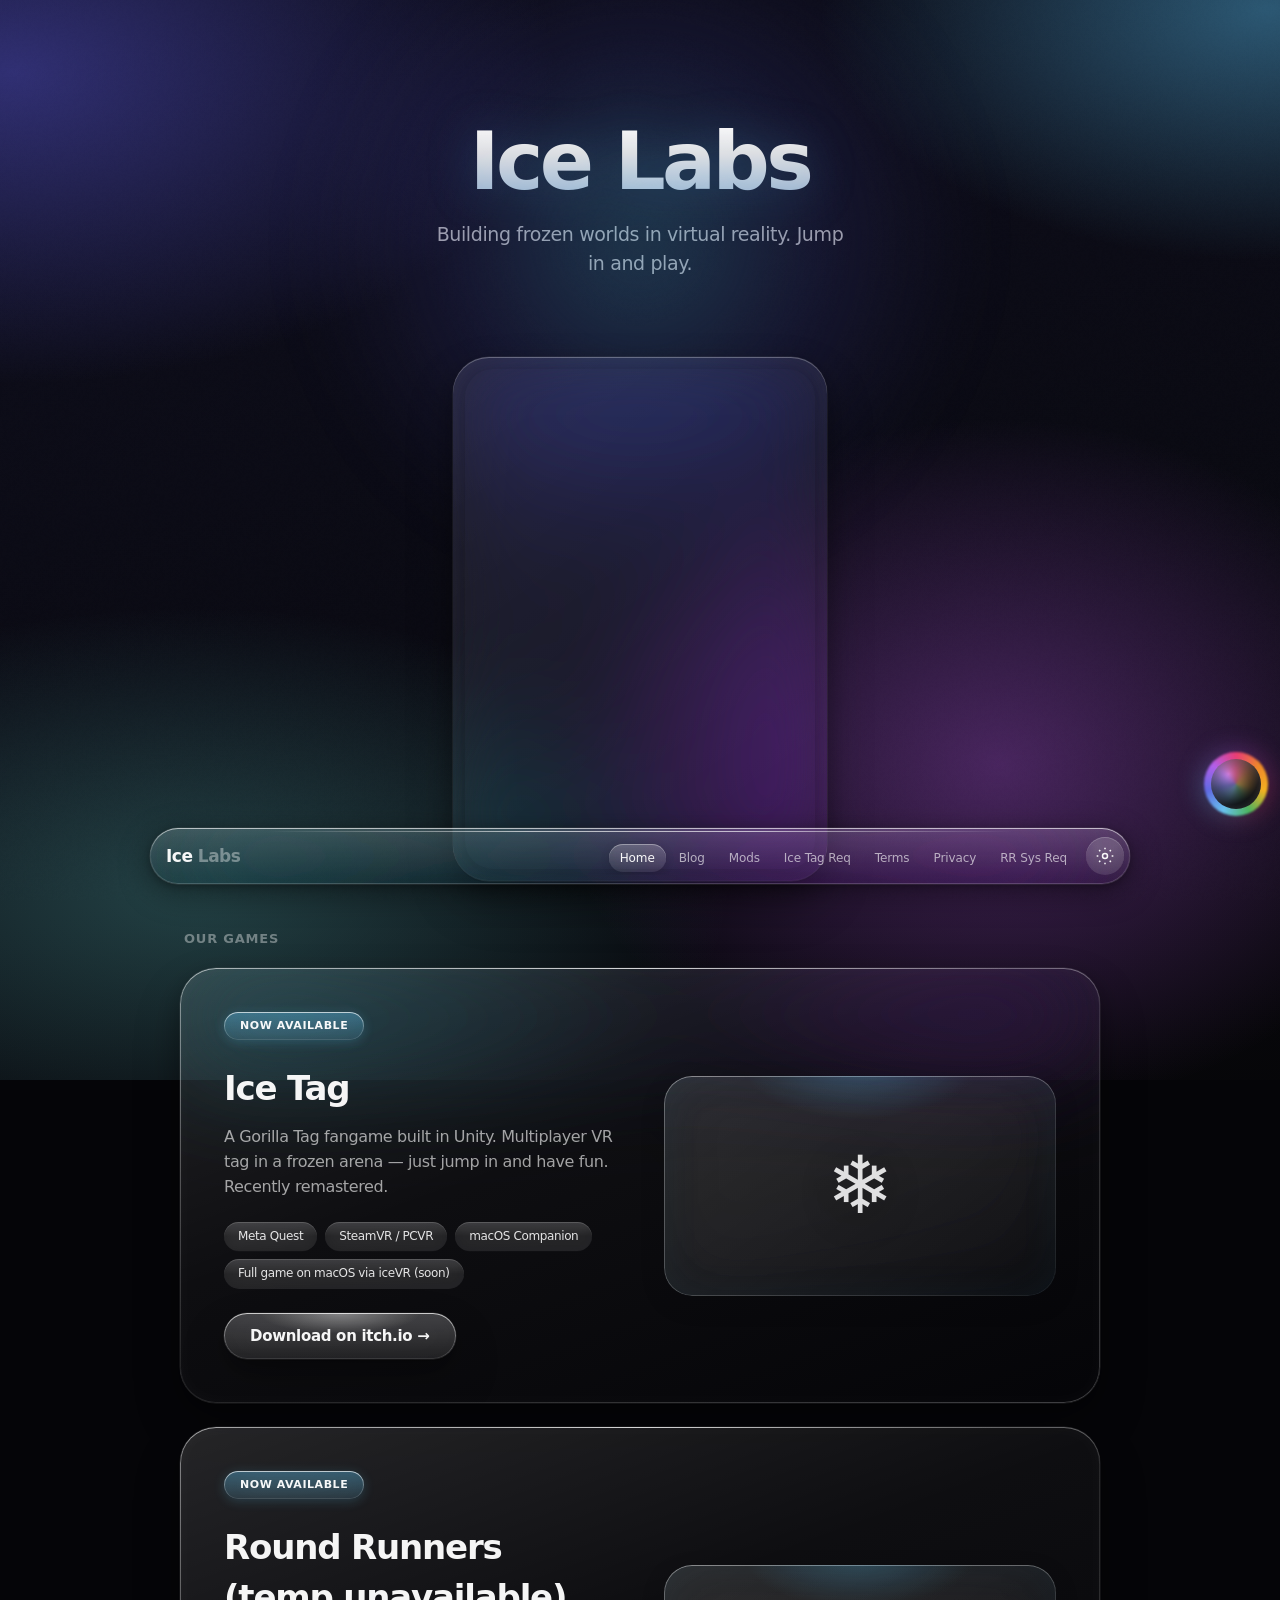
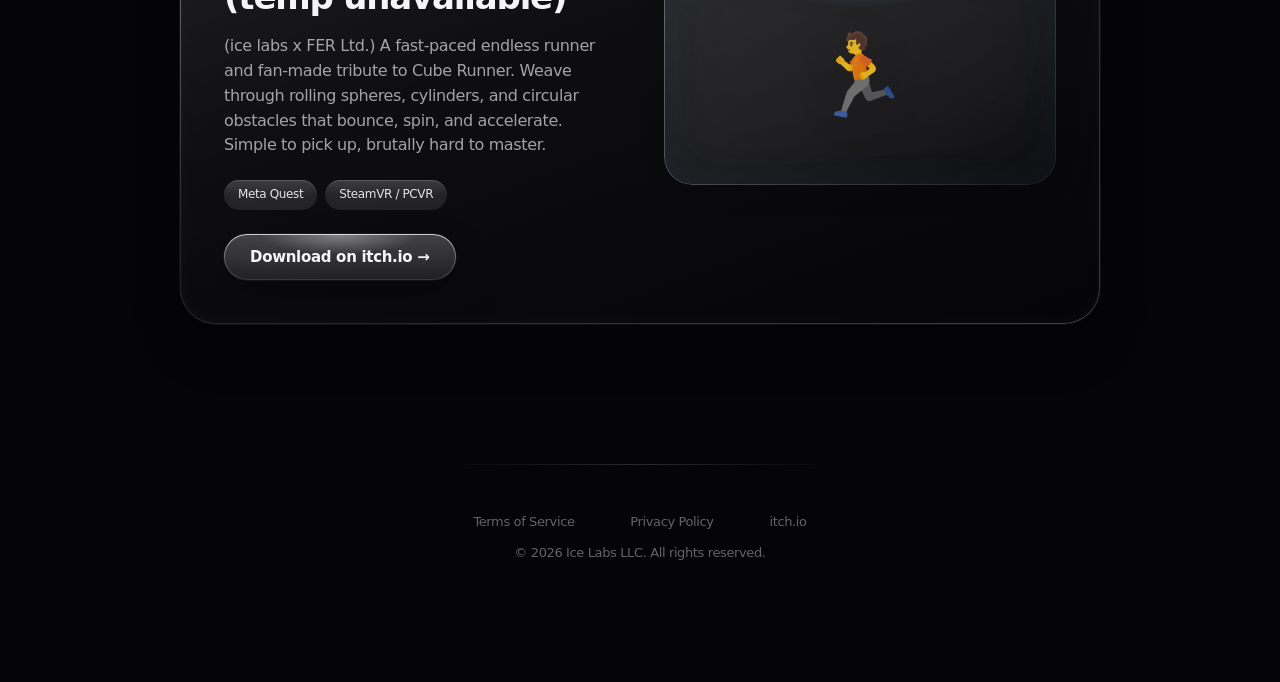
<file: index.html>
<!DOCTYPE html>
<html lang="en">
<head>
  <meta charset="UTF-8">
  <meta name="viewport" content="width=device-width, initial-scale=1.0">
  <title>Ice Labs</title>
  <link rel="stylesheet" href="style.css">
  <link rel="icon" href="favicon.ico" type="image/png">
</head>
<body>
<nav class="nav">
  <div class="nav-inner">
    <a href="index.html" class="nav-logo">Ice <span>Labs</span></a>
    <button class="nav-toggle" onclick="document.querySelector('.nav-links').classList.toggle('open')">☰</button>
    <ul class="nav-links">
      <li><a href="index.html" class="active">Home</a></li>
      <li><a href="blog.html">Blog</a></li>
      <li><a href="mods.html">Mods</a></li>
      <li><a href="sysreq.html" title="Ice Tag System Requirements">Ice Tag Req</a></li>
      <li><a href="terms.html" title="Terms of Service">Terms</a></li>
      <li><a href="privacy.html" title="Privacy Policy">Privacy</a></li>
      <li><a href="sysreqrr.html" title="Round Runners System Requirements">RR Sys Req</a></li>
    </ul>
  </div>
</nav>
<section class="hero">
  <h1>Ice Labs</h1>
  <p>Building frozen worlds in virtual reality. Jump in and play.</p>
</section>
<div style="display:flex;justify-content:center">
  <iframe src="https://discord.com/widget?id=1514749279728697364&theme=dark" width="350" height="500" allowtransparency="true" frameborder="0" sandbox="allow-popups allow-popups-to-escape-sandbox allow-same-origin allow-scripts" style="width:100%;max-width:350px;min-height:200px;height:500px;border:none;border-radius:12px" frameborder="0" sandbox="allow-popups allow-popups-to-escape-sandbox allow-same-origin allow-scripts"></iframe>
</div>
<script>window.addEventListener('message',function(e){if(e.data&&e.data.type==='stoat-widget-resize'){document.getElementById('stoat-widget').style.height=e.data.height+'px'}});</script>
<section class="games-section">
  <h2>Our Games</h2>
  <div class="game-card">
    <div class="game-info">
      <div class="game-badge">Now Available</div>
      <h3>Ice Tag</h3>
      <p>A Gorilla Tag fangame built in Unity. Multiplayer VR tag in a frozen arena — just jump in and have fun. Recently remastered.</p>
      <div class="game-platforms">
        <span>Meta Quest</span>
        <span>SteamVR / PCVR</span>
        <span>macOS Companion</span>
        <span>Full game on macOS via iceVR (soon)</span>
      </div>
      <a href="https://jackww51.itch.io/iceygame" class="btn" target="_blank" rel="noopener">Download on itch.io →</a>
    </div>
    <div class="game-visual">
      <div class="ice-icon">❄️</div>
    </div>
  </div>
  <div class="game-card" style="margin-top: 24px;">
    <div class="game-info">
      <div class="game-badge">Now Available</div>
      <h3>Round Runners (temp unavailable)</h3>
      <p>(ice labs x FER Ltd.) A fast-paced endless runner and fan-made tribute to Cube Runner. Weave through rolling spheres, cylinders, and circular obstacles that bounce, spin, and accelerate. Simple to pick up, brutally hard to master.</p>
      <div class="game-platforms">
        <span>Meta Quest</span>
        <span>SteamVR / PCVR</span>
      </div>
      <a href="https://jackww51.itch.io/round-runners" class="btn" target="_blank" rel="noopener">Download on itch.io →</a>
    </div>
    <div class="game-visual">
      <div class="ice-icon">🏃</div>
    </div>
  </div>
</section>
<footer class="footer">
  <div class="footer-links">
    <a href="terms.html">Terms of Service</a>
    <a href="privacy.html">Privacy Policy</a>
    <a href="https://jackww51.itch.io" target="_blank" rel="noopener">itch.io</a>
  </div>
  <p>© 2026 Ice Labs LLC. All rights reserved.</p>
</footer>
<script src="https://icetag.statuspage.io/embed/script.js"></script>
<script src="https://keepandroidopen.org/banner.js"></script>
<script src="site-ui.js" defer></script>
</body>
</html>
</file>
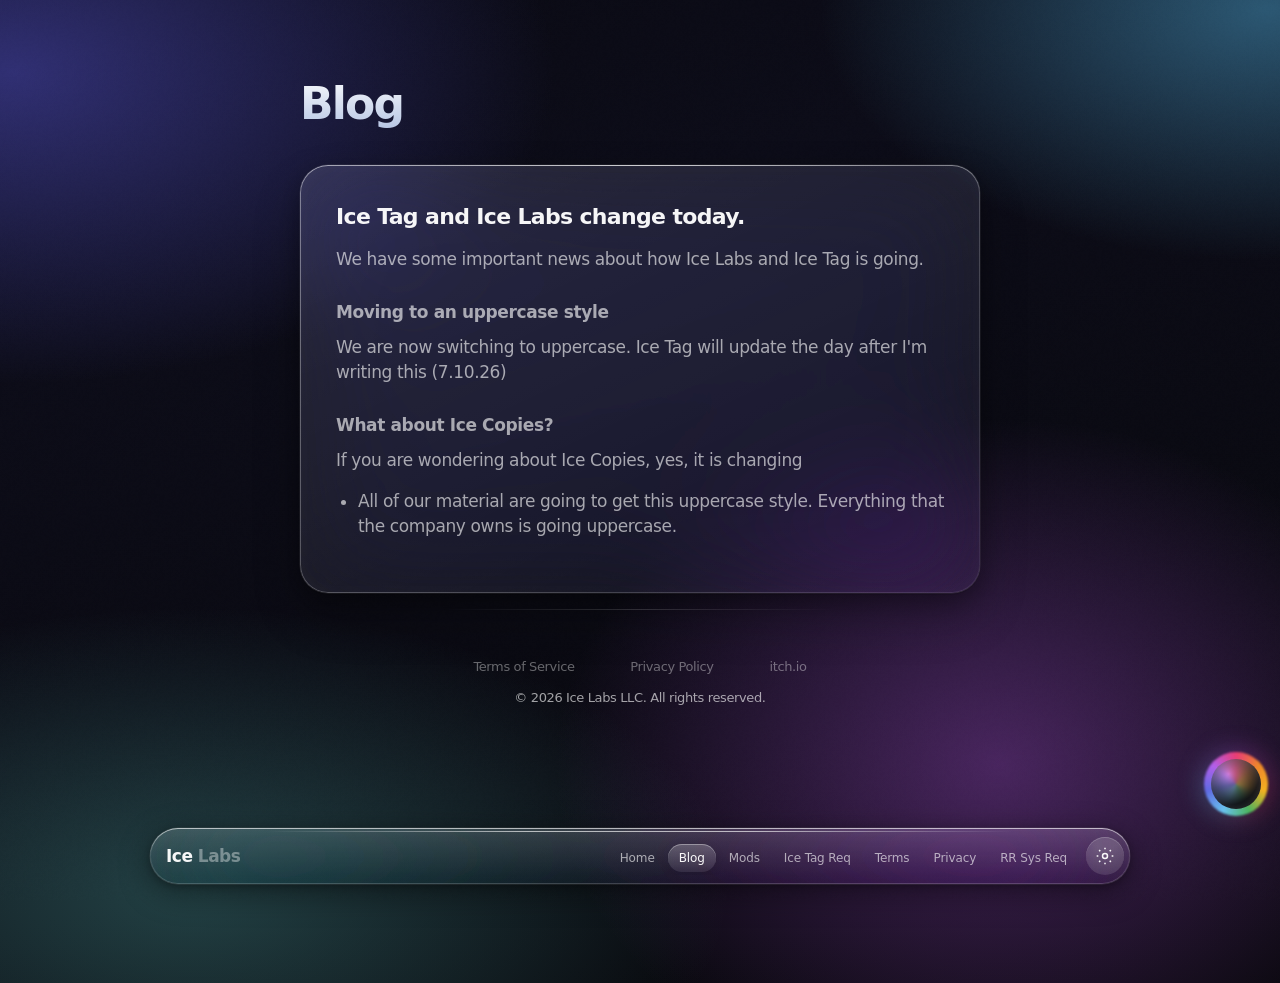
<file: blog.html>
<!DOCTYPE html>
<html lang="en">
<head>
  <meta charset="UTF-8">
  <meta name="viewport" content="width=device-width, initial-scale=1.0">
  <title>Blog | Ice Labs</title>
  <link rel="stylesheet" href="style.css">
  <link rel="icon" href="favicon.ico" type="image/png">
</head>
<body>

<nav class="nav">
  <div class="nav-inner">
    <a href="index.html" class="nav-logo">Ice <span>Labs</span></a>
    <button class="nav-toggle" onclick="document.querySelector('.nav-links').classList.toggle('open')">☰</button>
    <ul class="nav-links">
      <li><a href="index.html">Home</a></li>
      <li><a href="blog.html" class="active">Blog</a></li>
      <li><a href="mods.html">Mods</a></li>
      <li><a href="sysreq.html" title="Ice Tag System Requirements">Ice Tag Req</a></li>
      <li><a href="terms.html" title="Terms of Service">Terms</a></li>
      <li><a href="privacy.html" title="Privacy Policy">Privacy</a></li>
      <li><a href="sysreqrr.html" title="Round Runners System Requirements">RR Sys Req</a></li>
    </ul>
  </div>
</nav>

<div class="page-wrap">
  <h1>Blog</h1>

  <div class="blog-post">
    <h2>Ice Tag and Ice Labs change today.</h2>
    <p>We have some important news about how Ice Labs and Ice Tag is going.</p>

    <h3>Moving to an uppercase style</h3>
    <p>We are now switching to uppercase. Ice Tag will update the day after I'm writing this (7.10.26)<p>
    <h3>What about Ice Copies?</h3>
    <p>If you are wondering about Ice Copies, yes, it is changing</p>
    <ul>
      <li>All of our material are going to get this uppercase style. Everything that the company owns is going uppercase.</li>
    </ul>
</div>

<footer class="footer">
  <div class="footer-links">
    <a href="terms.html">Terms of Service</a>
    <a href="privacy.html">Privacy Policy</a>
    <a href="https://jackww51.itch.io" target="_blank" rel="noopener">itch.io</a>
  </div>
  <p>&copy; 2026 Ice Labs LLC. All rights reserved.</p>
</footer>
<script src="https://icetag.statuspage.io/embed/script.js"></script>
<script src="https://keepandroidopen.org/banner.js"></script>
<script src="site-ui.js" defer></script>
</body>
</html>
</file>
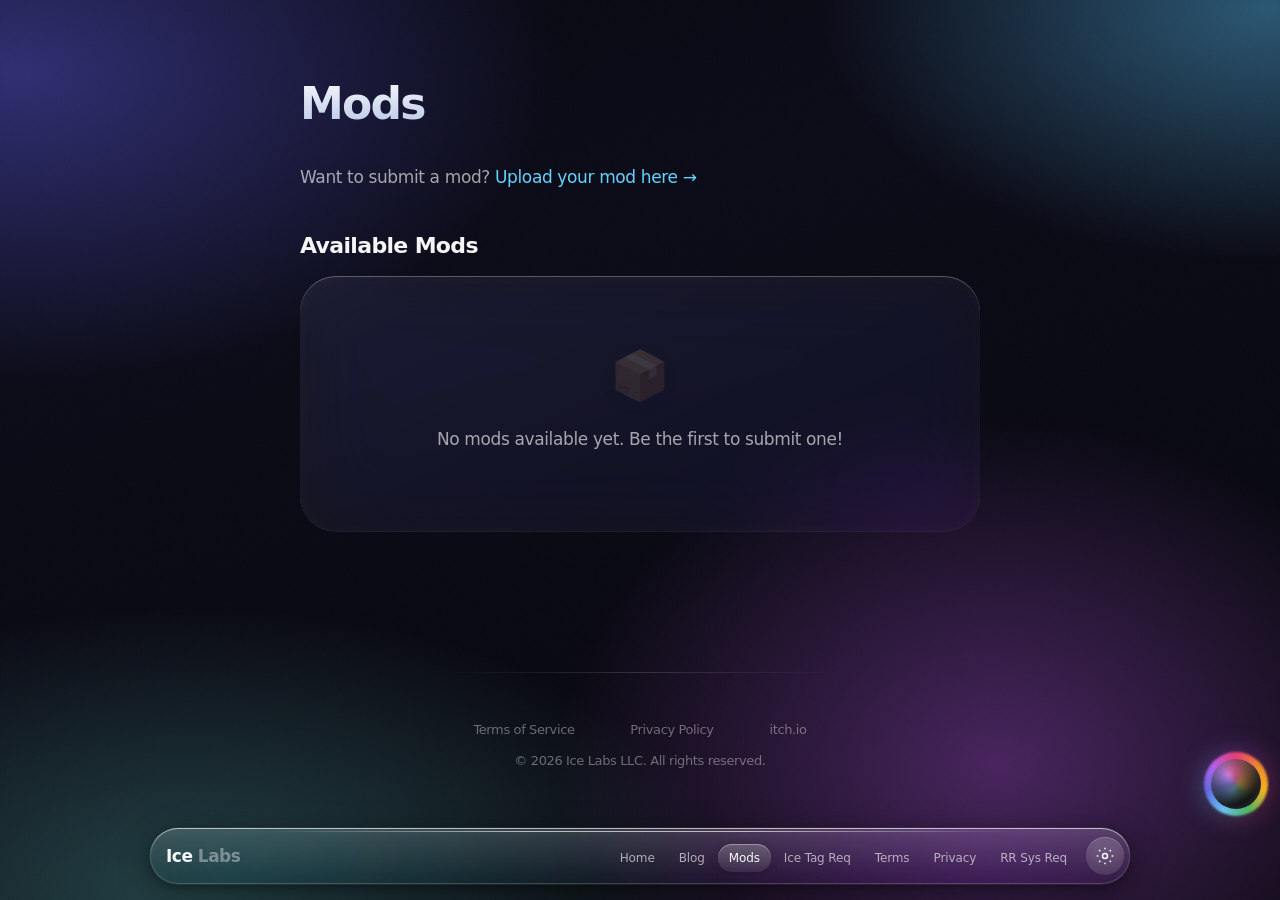
<file: mods.html>
<!DOCTYPE html>
<html lang="en">
<head>
  <meta charset="UTF-8">
  <meta name="viewport" content="width=device-width, initial-scale=1.0">
  <title>Mods | Ice Labs</title>
  <link rel="stylesheet" href="style.css">
  <link rel="icon" href="favicon.ico" type="image/png">
</head>
<body>

<nav class="nav">
  <div class="nav-inner">
    <a href="index.html" class="nav-logo">Ice <span>Labs</span></a>
    <button class="nav-toggle" onclick="document.querySelector('.nav-links').classList.toggle('open')">☰</button>
    <ul class="nav-links">
      <li><a href="index.html">Home</a></li>
      <li><a href="blog.html">Blog</a></li>
      <li><a href="mods.html" class="active">Mods</a></li>
      <li><a href="sysreq.html" title="Ice Tag System Requirements">Ice Tag Req</a></li>
      <li><a href="terms.html" title="Terms of Service">Terms</a></li>
      <li><a href="privacy.html" title="Privacy Policy">Privacy</a></li>
      <li><a href="sysreqrr.html" title="Round Runners System Requirements">RR Sys Req</a></li>
    </ul>
  </div>
</nav>

<div class="page-wrap">
  <h1>Mods</h1>
  <p>Want to submit a mod? <a href="https://forms.gle/aWVrD8SiwuLpYHUr8" target="_blank" rel="noopener">Upload your mod here &rarr;</a></p>

  <h2>Available Mods</h2>
  <div class="empty-state">
    <div class="empty-icon">📦</div>
    <p>No mods available yet. Be the first to submit one!</p>
  </div>
</div>

<footer class="footer">
  <div class="footer-links">
    <a href="terms.html">Terms of Service</a>
    <a href="privacy.html">Privacy Policy</a>
    <a href="https://jackww51.itch.io" target="_blank" rel="noopener">itch.io</a>
  </div>
  <p>&copy; 2026 Ice Labs LLC. All rights reserved.</p>
</footer>
<script src="https://icetag.statuspage.io/embed/script.js"></script>
<script src="https://keepandroidopen.org/banner.js"></script>
<script src="site-ui.js" defer></script>
</body>
</html>
</file>
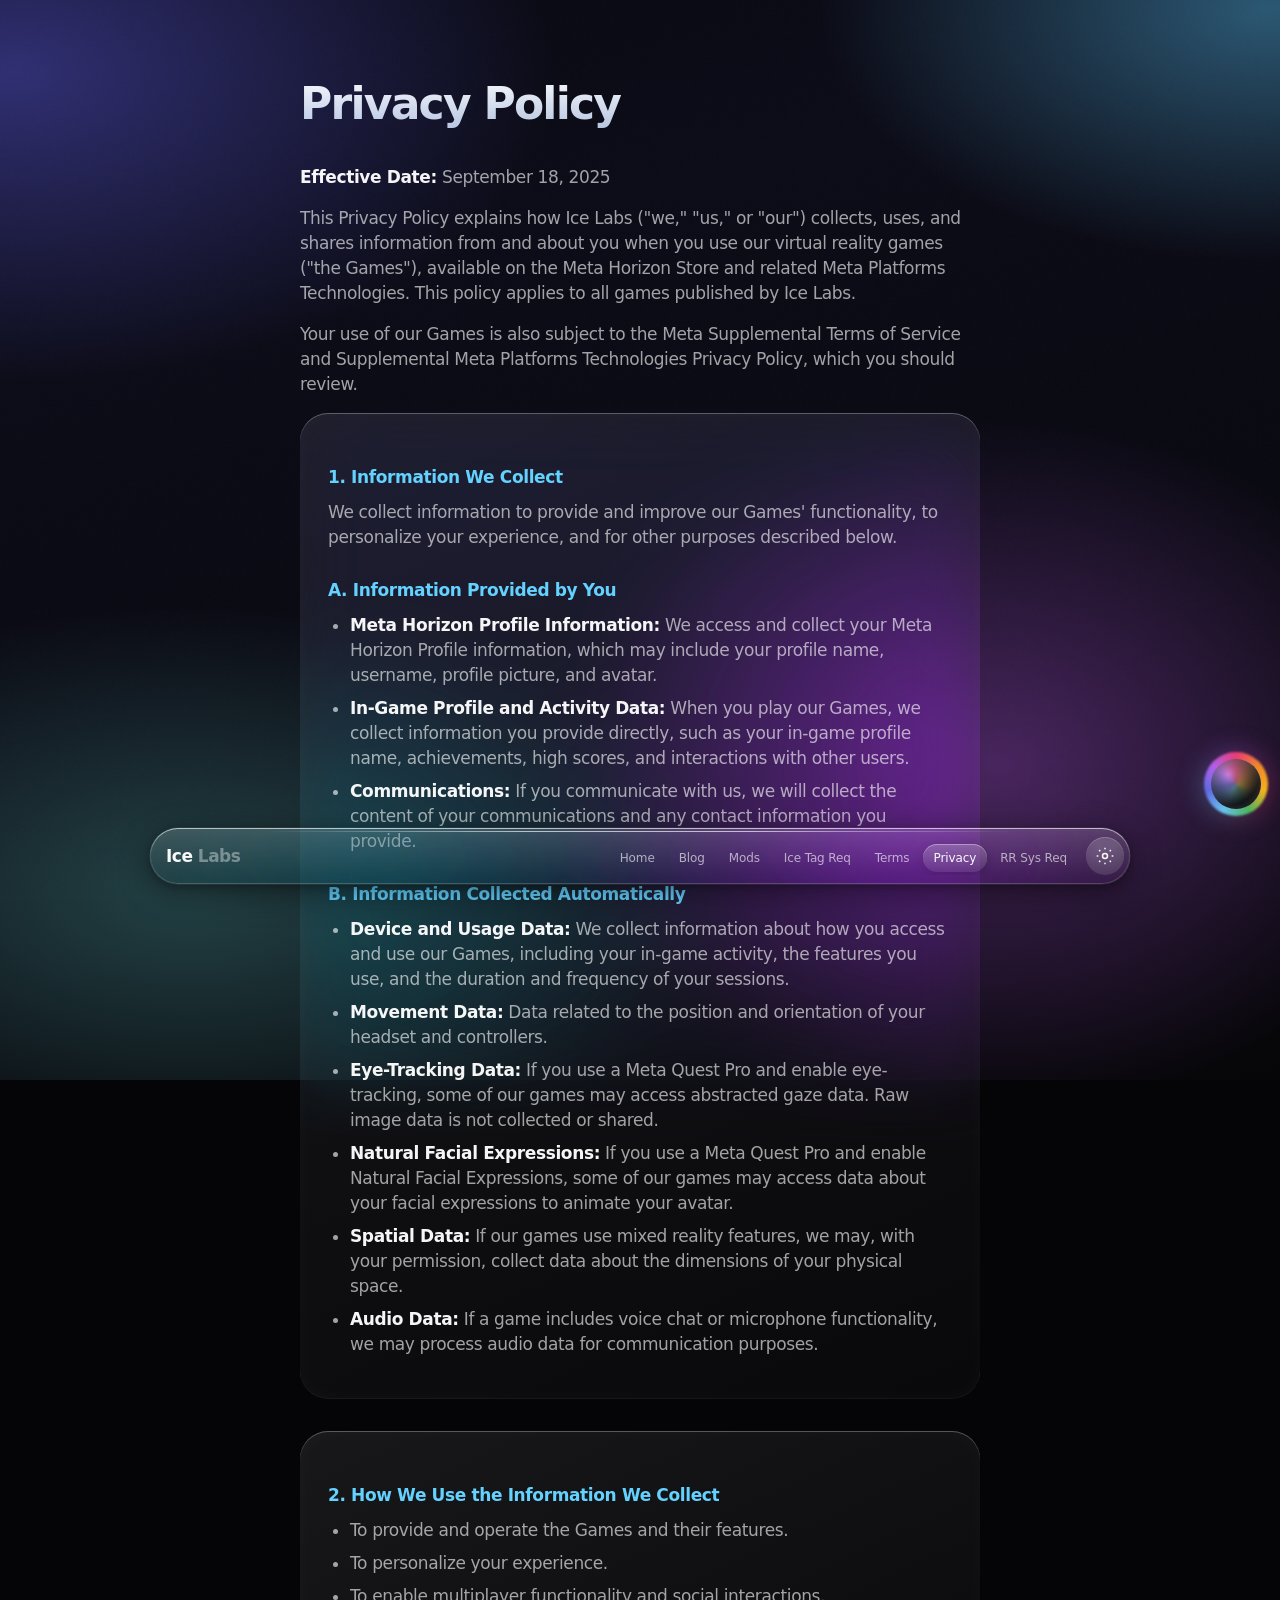
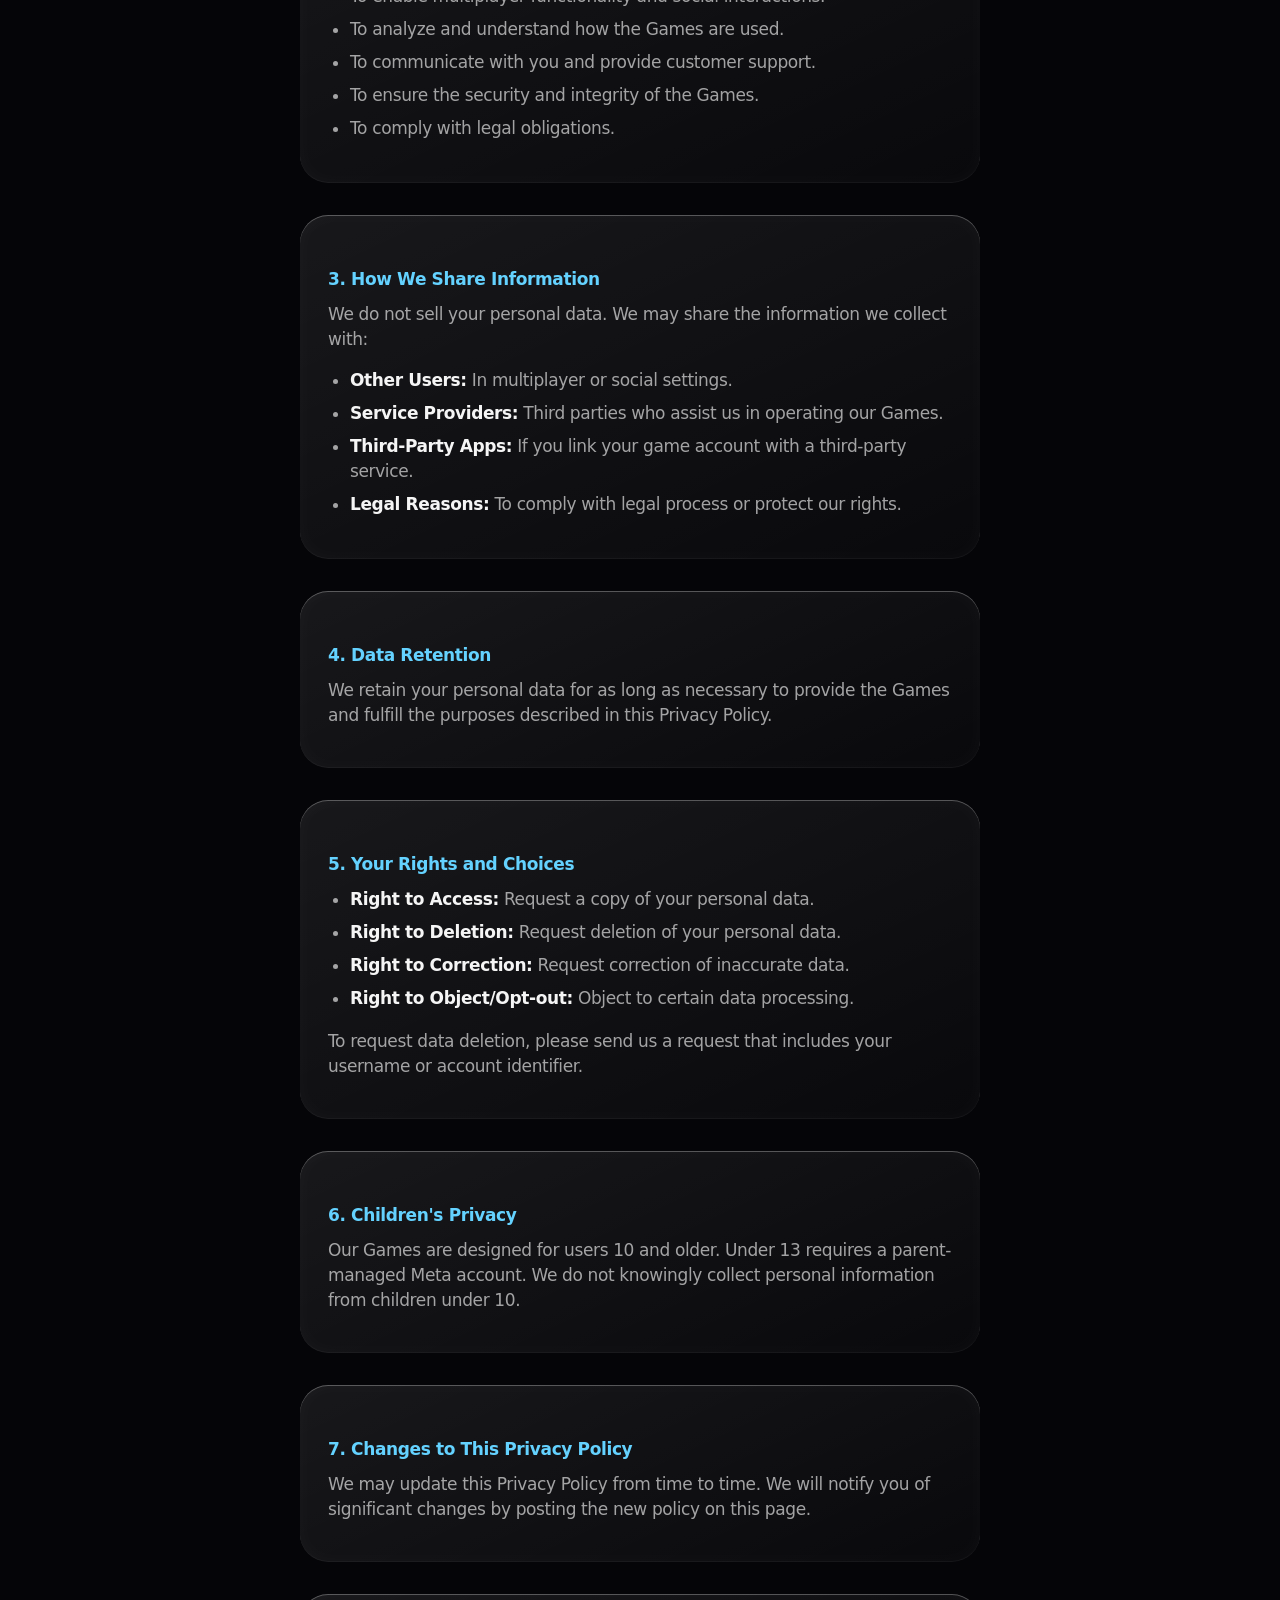
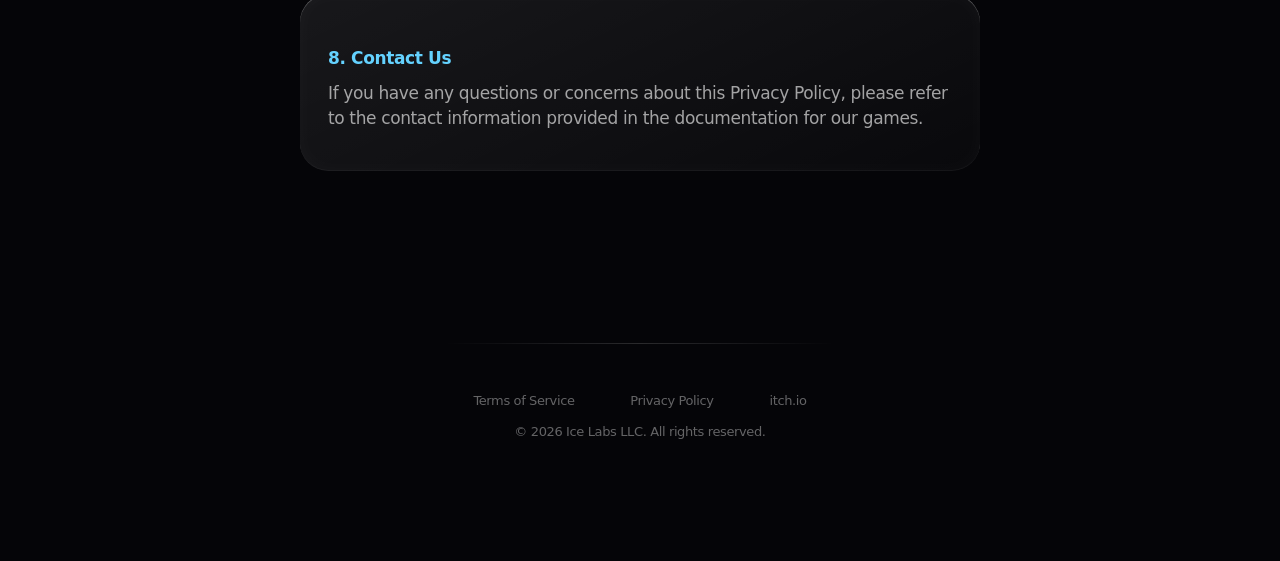
<file: privacy.html>
<!DOCTYPE html>
<html lang="en">
<head>
  <meta charset="UTF-8">
  <meta name="viewport" content="width=device-width, initial-scale=1.0">
  <title>Privacy Policy | Ice Labs</title>
  <link rel="stylesheet" href="style.css">
  <link rel="icon" href="favicon.ico" type="image/png">
</head>
<body>

<nav class="nav">
  <div class="nav-inner">
    <a href="index.html" class="nav-logo">Ice <span>Labs</span></a>
    <button class="nav-toggle" onclick="document.querySelector('.nav-links').classList.toggle('open')">☰</button>
    <ul class="nav-links">
      <li><a href="index.html">Home</a></li>
      <li><a href="blog.html">Blog</a></li>
      <li><a href="mods.html">Mods</a></li>
      <li><a href="sysreq.html" title="Ice Tag System Requirements">Ice Tag Req</a></li>
      <li><a href="terms.html" title="Terms of Service">Terms</a></li>
      <li><a href="privacy.html" class="active" title="Privacy Policy">Privacy</a></li>
      <li><a href="sysreqrr.html" title="Round Runners System Requirements">RR Sys Req</a></li>
    </ul>
  </div>
</nav>

<div class="page-wrap">
  <h1>Privacy Policy</h1>

  <p><strong>Effective Date:</strong> September 18, 2025</p>
  <p>This Privacy Policy explains how Ice Labs ("we," "us," or "our") collects, uses, and shares information from and about you when you use our virtual reality games ("the Games"), available on the Meta Horizon Store and related Meta Platforms Technologies. This policy applies to all games published by Ice Labs.</p>
  <p>Your use of our Games is also subject to the Meta Supplemental Terms of Service and Supplemental Meta Platforms Technologies Privacy Policy, which you should review.</p>

  <div class="legal-section">
    <h3>1. Information We Collect</h3>
    <p>We collect information to provide and improve our Games' functionality, to personalize your experience, and for other purposes described below.</p>

    <h3>A. Information Provided by You</h3>
    <ul>
      <li><strong>Meta Horizon Profile Information:</strong> We access and collect your Meta Horizon Profile information, which may include your profile name, username, profile picture, and avatar.</li>
      <li><strong>In-Game Profile and Activity Data:</strong> When you play our Games, we collect information you provide directly, such as your in-game profile name, achievements, high scores, and interactions with other users.</li>
      <li><strong>Communications:</strong> If you communicate with us, we will collect the content of your communications and any contact information you provide.</li>
    </ul>

    <h3>B. Information Collected Automatically</h3>
    <ul>
      <li><strong>Device and Usage Data:</strong> We collect information about how you access and use our Games, including your in-game activity, the features you use, and the duration and frequency of your sessions.</li>
      <li><strong>Movement Data:</strong> Data related to the position and orientation of your headset and controllers.</li>
      <li><strong>Eye-Tracking Data:</strong> If you use a Meta Quest Pro and enable eye-tracking, some of our games may access abstracted gaze data. Raw image data is not collected or shared.</li>
      <li><strong>Natural Facial Expressions:</strong> If you use a Meta Quest Pro and enable Natural Facial Expressions, some of our games may access data about your facial expressions to animate your avatar.</li>
      <li><strong>Spatial Data:</strong> If our games use mixed reality features, we may, with your permission, collect data about the dimensions of your physical space.</li>
      <li><strong>Audio Data:</strong> If a game includes voice chat or microphone functionality, we may process audio data for communication purposes.</li>
    </ul>
  </div>

  <div class="legal-section">
    <h3>2. How We Use the Information We Collect</h3>
    <ul>
      <li>To provide and operate the Games and their features.</li>
      <li>To personalize your experience.</li>
      <li>To enable multiplayer functionality and social interactions.</li>
      <li>To analyze and understand how the Games are used.</li>
      <li>To communicate with you and provide customer support.</li>
      <li>To ensure the security and integrity of the Games.</li>
      <li>To comply with legal obligations.</li>
    </ul>
  </div>

  <div class="legal-section">
    <h3>3. How We Share Information</h3>
    <p>We do not sell your personal data. We may share the information we collect with:</p>
    <ul>
      <li><strong>Other Users:</strong> In multiplayer or social settings.</li>
      <li><strong>Service Providers:</strong> Third parties who assist us in operating our Games.</li>
      <li><strong>Third-Party Apps:</strong> If you link your game account with a third-party service.</li>
      <li><strong>Legal Reasons:</strong> To comply with legal process or protect our rights.</li>
    </ul>
  </div>

  <div class="legal-section">
    <h3>4. Data Retention</h3>
    <p>We retain your personal data for as long as necessary to provide the Games and fulfill the purposes described in this Privacy Policy.</p>
  </div>

  <div class="legal-section">
    <h3>5. Your Rights and Choices</h3>
    <ul>
      <li><strong>Right to Access:</strong> Request a copy of your personal data.</li>
      <li><strong>Right to Deletion:</strong> Request deletion of your personal data.</li>
      <li><strong>Right to Correction:</strong> Request correction of inaccurate data.</li>
      <li><strong>Right to Object/Opt-out:</strong> Object to certain data processing.</li>
    </ul>
    <p>To request data deletion, please send us a request that includes your username or account identifier.</p>
  </div>

  <div class="legal-section">
    <h3>6. Children's Privacy</h3>
    <p>Our Games are designed for users 10 and older. Under 13 requires a parent-managed Meta account. We do not knowingly collect personal information from children under 10.</p>
  </div>

  <div class="legal-section">
    <h3>7. Changes to This Privacy Policy</h3>
    <p>We may update this Privacy Policy from time to time. We will notify you of significant changes by posting the new policy on this page.</p>
  </div>

  <div class="legal-section">
    <h3>8. Contact Us</h3>
    <p>If you have any questions or concerns about this Privacy Policy, please refer to the contact information provided in the documentation for our games.</p>
  </div>
</div>

<footer class="footer">
  <div class="footer-links">
    <a href="terms.html">Terms of Service</a>
    <a href="privacy.html">Privacy Policy</a>
    <a href="https://jackww51.itch.io" target="_blank" rel="noopener">itch.io</a>
  </div>
  <p>&copy; 2026 Ice Labs LLC. All rights reserved.</p>
</footer>
<script src="https://icetag.statuspage.io/embed/script.js"></script>
<script src="https://keepandroidopen.org/banner.js"></script>
<script src="site-ui.js" defer></script>
</body>
</html>
</file>
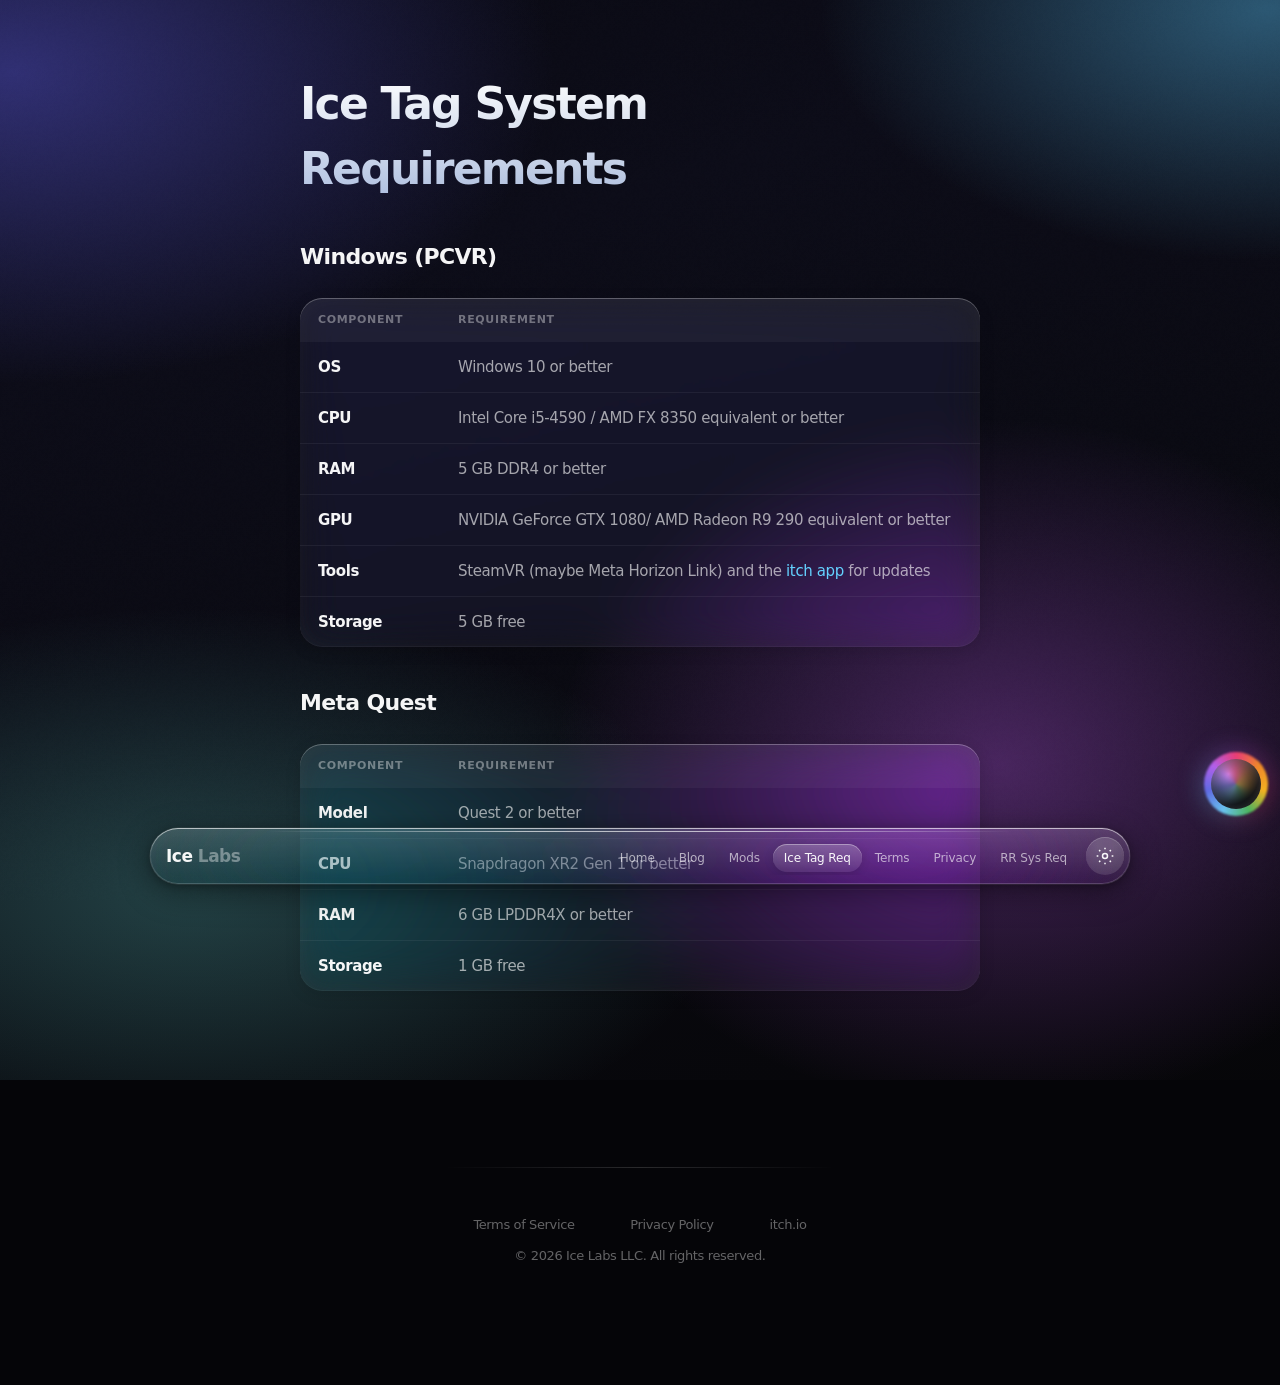
<file: sysreq.html>
<!DOCTYPE html>
<html lang="en">
<head>
  <meta charset="UTF-8">
  <meta name="viewport" content="width=device-width, initial-scale=1.0">
  <title>System Requirements | ice labs</title>
  <link rel="stylesheet" href="style.css">
  <link rel="icon" href="favicon.ico" type="image/png"></head>
<body>

<nav class="nav">
  <div class="nav-inner">
    <a href="index.html" class="nav-logo">Ice <span>Labs</span></a>
    <button class="nav-toggle" onclick="document.querySelector('.nav-links').classList.toggle('open')">☰</button>
    <ul class="nav-links">
      <li><a href="index.html">Home</a></li>
      <li><a href="blog.html">Blog</a></li>
      <li><a href="mods.html">Mods</a></li>
      <li><a href="sysreq.html" class="active" title="Ice Tag System Requirements">Ice Tag Req</a></li>
      <li><a href="terms.html" title="Terms of Service">Terms</a></li>
      <li><a href="privacy.html" title="Privacy Policy">Privacy</a></li>
      <li><a href="sysreqrr.html" title="Round Runners System Requirements">RR Sys Req</a></li>
    </ul>
  </div>
</nav>

<div class="page-wrap">
  <h1>Ice Tag System Requirements</h1>

  <h2>Windows (PCVR)</h2>
  <table class="req-table">
    <thead><tr><th>Component</th><th>Requirement</th></tr></thead>
    <tbody>
      <tr><td>OS</td><td>Windows 10 or better</td></tr>
      <tr><td>CPU</td><td>Intel Core i5-4590 / AMD FX 8350 equivalent or better</td></tr>
      <tr><td>RAM</td><td>5 GB DDR4 or better</td></tr>
      <tr><td>GPU</td><td>NVIDIA GeForce GTX 1080/ AMD Radeon R9 290 equivalent or better</td></tr>
      <tr><td>Tools</td><td>SteamVR (maybe Meta Horizon Link) and the <a href="https://itch.io/app/download?platform=windows" target="_blank" rel="noopener">itch app</a> for updates</td></tr>
      <tr><td>Storage</td><td>5 GB free</td></tr>
    </tbody>
  </table>

  <h2>Meta Quest</h2>
  <table class="req-table">
    <thead><tr><th>Component</th><th>Requirement</th></tr></thead>
    <tbody>
      <tr><td>Model</td><td>Quest 2 or better</td></tr>
      <tr><td>CPU</td><td>Snapdragon XR2 Gen 1 or better</td></tr>
      <tr><td>RAM</td><td>6 GB LPDDR4X or better</td></tr>
      <tr><td>Storage</td><td>1 GB free</td></tr>
    </tbody>
  </table>
</div>

<footer class="footer">
  <div class="footer-links">
    <a href="terms.html">Terms of Service</a>
    <a href="privacy.html">Privacy Policy</a>
    <a href="https://jackww51.itch.io" target="_blank" rel="noopener">itch.io</a>
  </div>
  <p>&copy; 2026 Ice Labs LLC. All rights reserved.</p>
</footer>
<script src="https://icetag.statuspage.io/embed/script.js"></script>
<script src="https://keepandroidopen.org/banner.js"></script>
<script src="site-ui.js" defer></script>
</body>
</html>
</file>
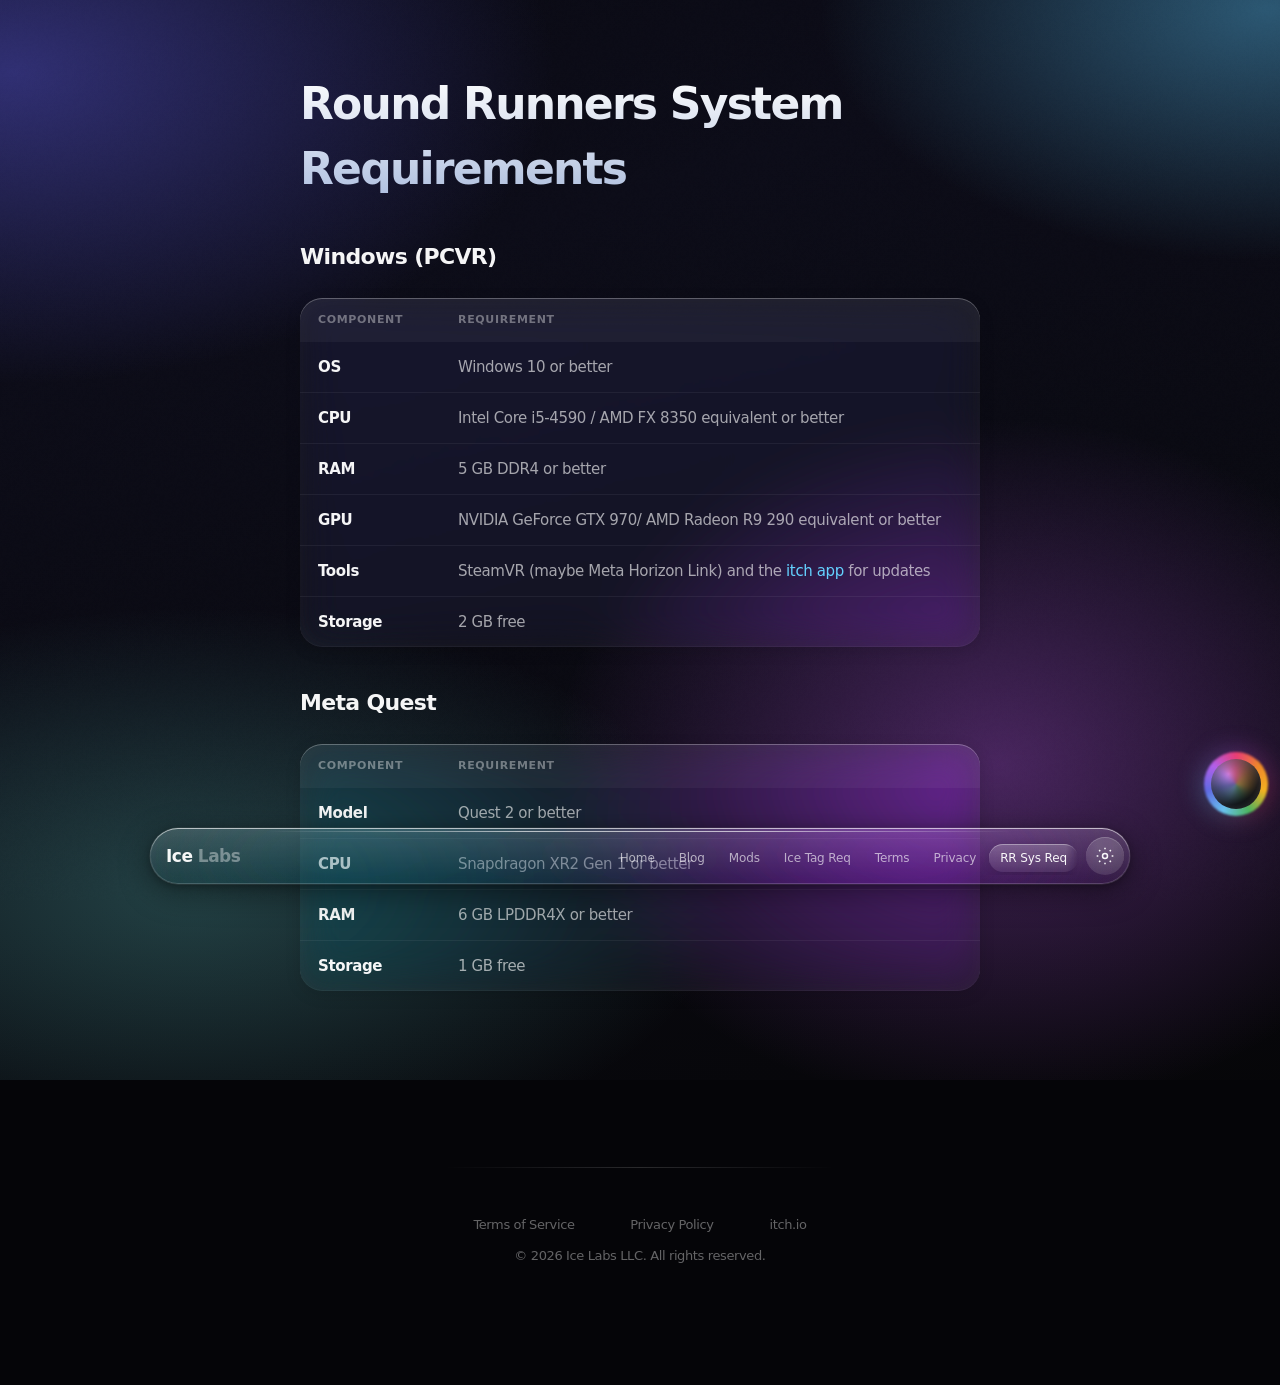
<file: sysreqrr.html>
<!DOCTYPE html>
<html lang="en">
<head>
  <meta charset="UTF-8">
  <meta name="viewport" content="width=device-width, initial-scale=1.0">
  <title>Round Runners System Requirements | ice labs</title>
  <link rel="stylesheet" href="style.css">
  <link rel="icon" href="favicon.ico" type="image/png"></head>
<body>

<nav class="nav">
  <div class="nav-inner">
    <a href="index.html" class="nav-logo">Ice <span>Labs</span></a>
    <button class="nav-toggle" onclick="document.querySelector('.nav-links').classList.toggle('open')">☰</button>
    <ul class="nav-links">
      <li><a href="index.html">Home</a></li>
      <li><a href="blog.html">Blog</a></li>
      <li><a href="mods.html">Mods</a></li>
      <li><a href="sysreq.html" title="Ice Tag System Requirements">Ice Tag Req</a></li>
      <li><a href="terms.html" title="Terms of Service">Terms</a></li>
      <li><a href="privacy.html" title="Privacy Policy">Privacy</a></li>
      <li><a href="sysreqrr.html" class="active" title="Round Runners System Requirements">RR Sys Req</a></li>
    </ul>
  </div>
</nav>

<div class="page-wrap">
  <h1>Round Runners System Requirements</h1>

  <h2>Windows (PCVR)</h2>
  <table class="req-table">
    <thead><tr><th>Component</th><th>Requirement</th></tr></thead>
    <tbody>
      <tr><td>OS</td><td>Windows 10 or better</td></tr>
      <tr><td>CPU</td><td>Intel Core i5-4590 / AMD FX 8350 equivalent or better</td></tr>
      <tr><td>RAM</td><td>5 GB DDR4 or better</td></tr>
      <tr><td>GPU</td><td>NVIDIA GeForce GTX 970/ AMD Radeon R9 290 equivalent or better</td></tr>
      <tr><td>Tools</td><td>SteamVR (maybe Meta Horizon Link) and the <a href="https://itch.io/app/download?platform=windows" target="_blank" rel="noopener">itch app</a> for updates</td></tr>
      <tr><td>Storage</td><td>2 GB free</td></tr>
    </tbody>
  </table>

  <h2>Meta Quest</h2>
  <table class="req-table">
    <thead><tr><th>Component</th><th>Requirement</th></tr></thead>
    <tbody>
      <tr><td>Model</td><td>Quest 2 or better</td></tr>
      <tr><td>CPU</td><td>Snapdragon XR2 Gen 1 or better</td></tr>
      <tr><td>RAM</td><td>6 GB LPDDR4X or better</td></tr>
      <tr><td>Storage</td><td>1 GB free</td></tr>
    </tbody>
  </table>
</div>

<footer class="footer">
  <div class="footer-links">
    <a href="terms.html">Terms of Service</a>
    <a href="privacy.html">Privacy Policy</a>
    <a href="https://jackww51.itch.io" target="_blank" rel="noopener">itch.io</a>
  </div>
  <p>&copy; 2026 Ice Labs LLC. All rights reserved.</p>
</footer>
<script src="https://icetag.statuspage.io/embed/script.js"></script>
<script src="https://keepandroidopen.org/banner.js"></script>
<script src="site-ui.js" defer></script>
</body>
</html>
</file>
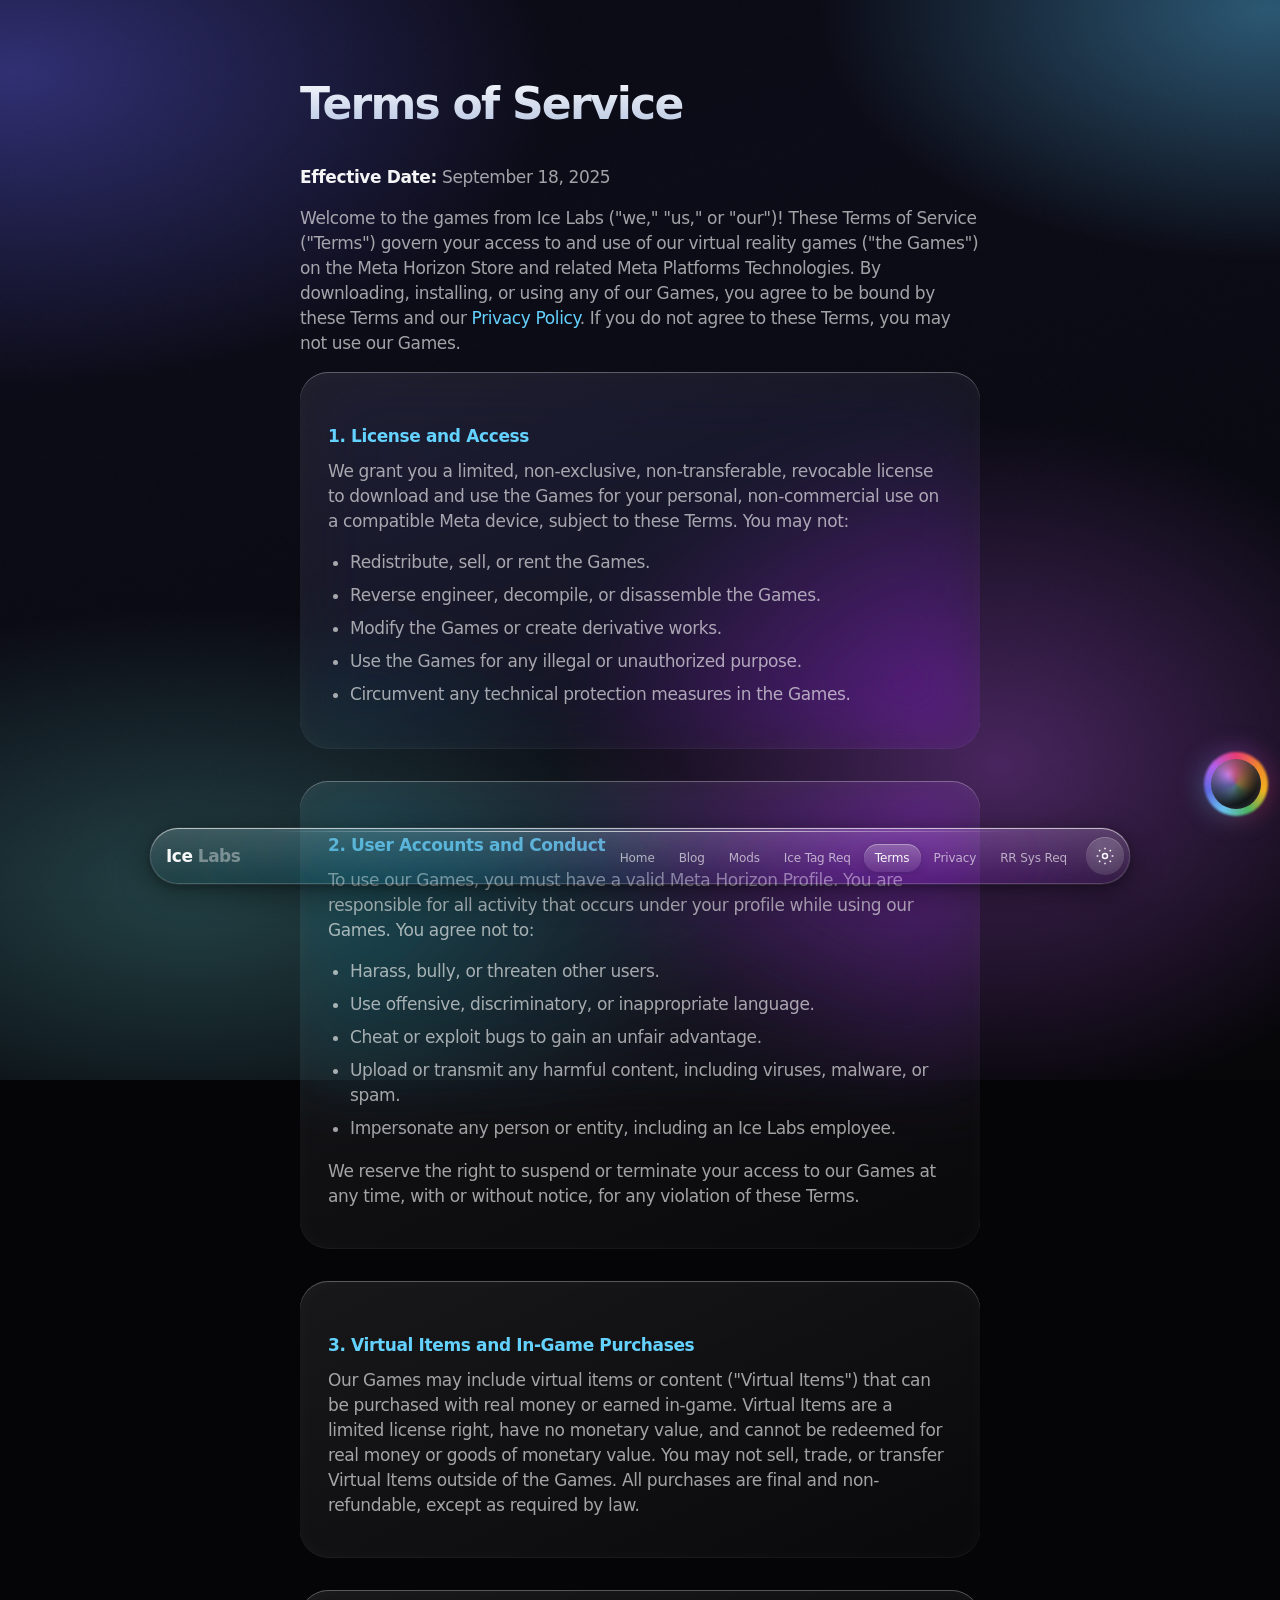
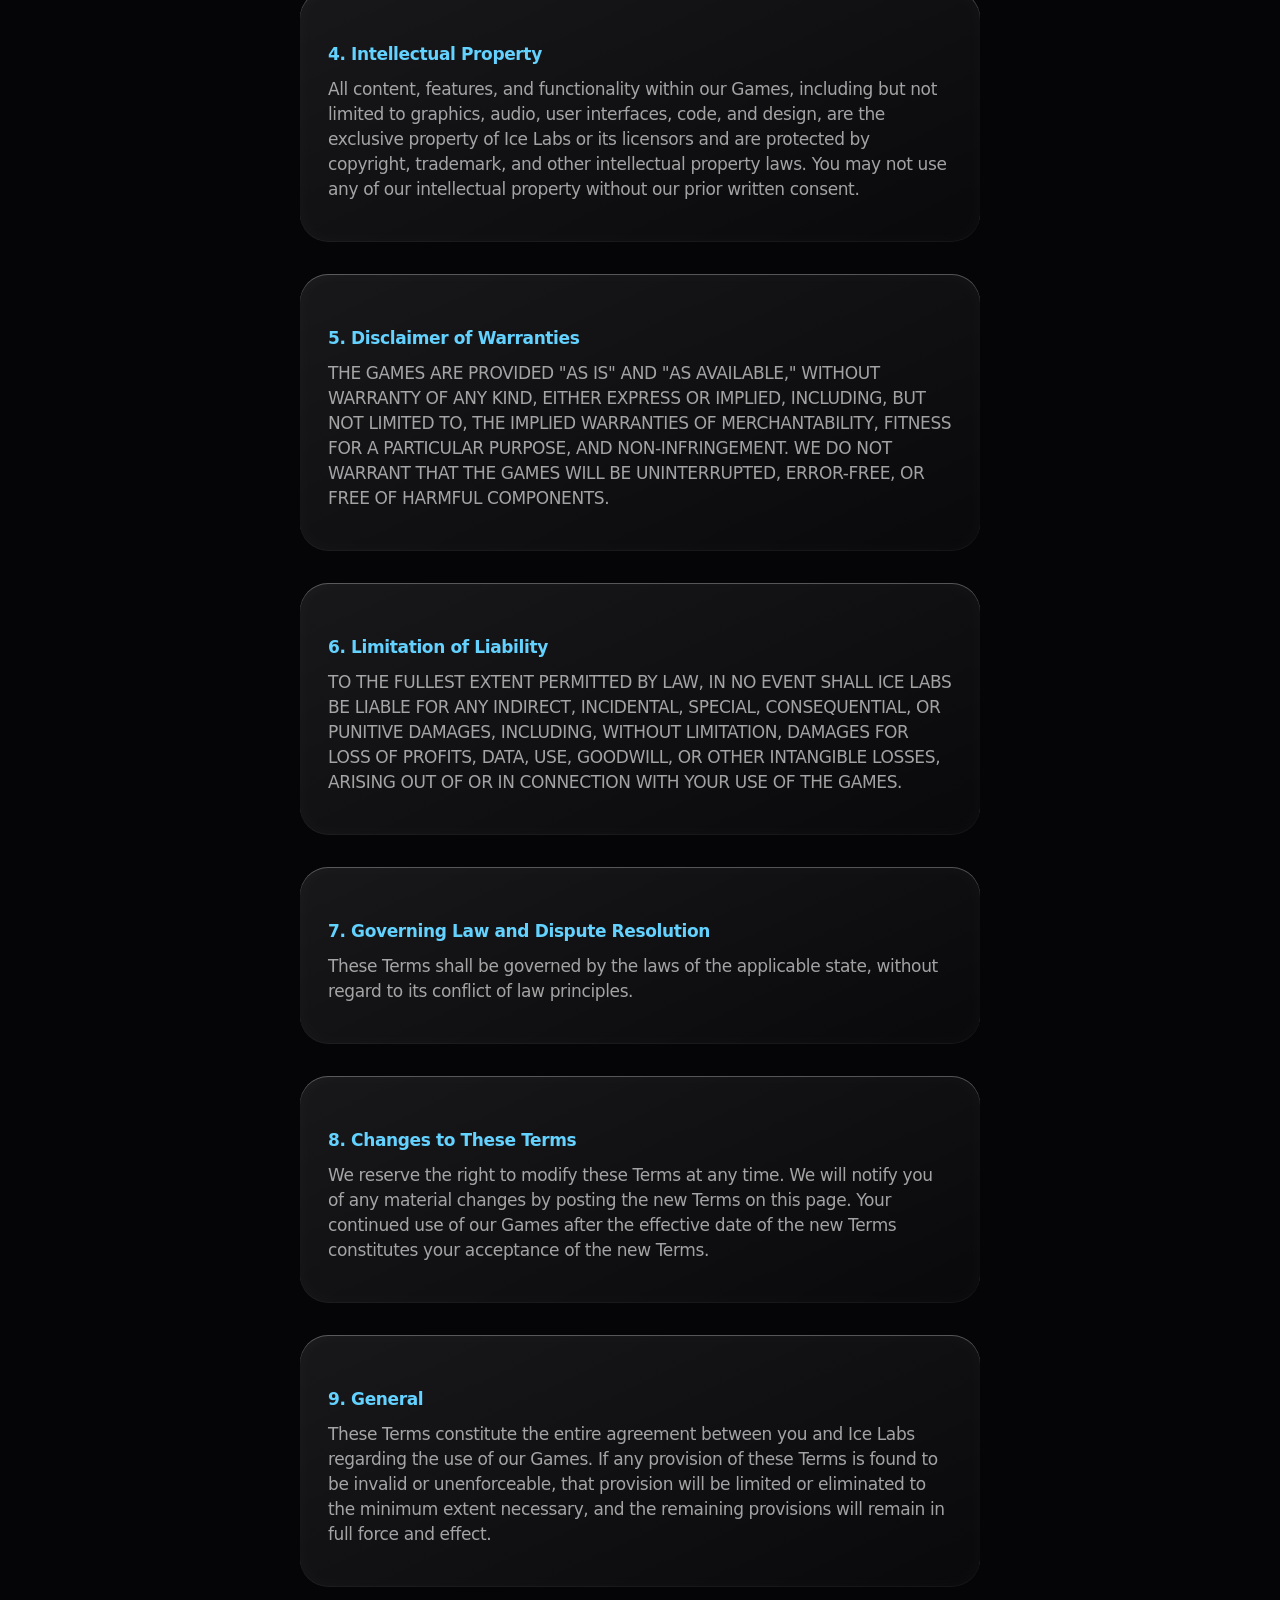
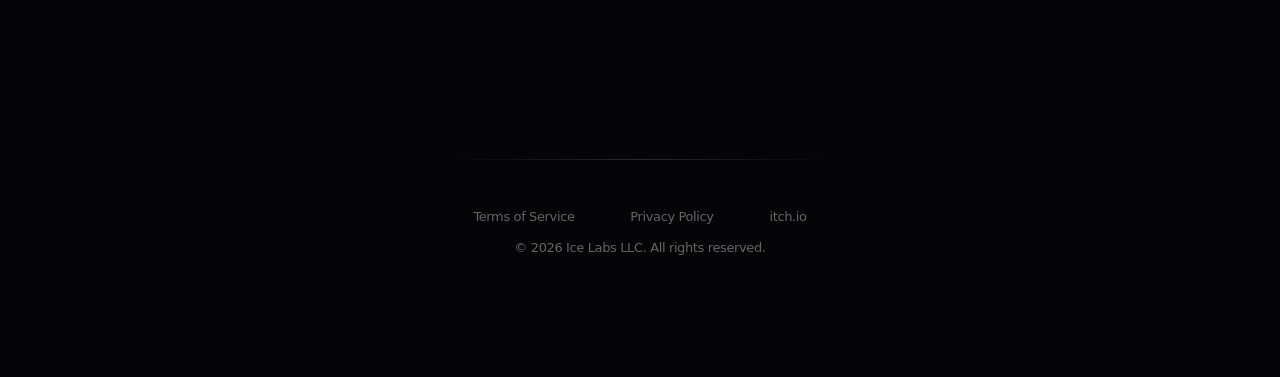
<file: terms.html>
<!DOCTYPE html>
<html lang="en">
<head>
  <meta charset="UTF-8">
  <meta name="viewport" content="width=device-width, initial-scale=1.0">
  <title>Terms of Service | ice labs</title>
  <link rel="stylesheet" href="style.css">
  <link rel="icon" href="favicon.ico" type="image/png">
</head>
<body>

<nav class="nav">
  <div class="nav-inner">
    <a href="index.html" class="nav-logo">Ice <span>Labs</span></a>
    <button class="nav-toggle" onclick="document.querySelector('.nav-links').classList.toggle('open')">☰</button>
    <ul class="nav-links">
      <li><a href="index.html">Home</a></li>
      <li><a href="blog.html">Blog</a></li>
      <li><a href="mods.html">Mods</a></li>
      <li><a href="sysreq.html" title="Ice Tag System Requirements">Ice Tag Req</a></li>
      <li><a href="terms.html" class="active" title="Terms of Service">Terms</a></li>
      <li><a href="privacy.html" title="Privacy Policy">Privacy</a></li>
      <li><a href="sysreqrr.html" title="Round Runners System Requirements">RR Sys Req</a></li>
    </ul>
  </div>
</nav>

<div class="page-wrap">
  <h1>Terms of Service</h1>

  <p><strong>Effective Date:</strong> September 18, 2025</p>
  <p>Welcome to the games from Ice Labs ("we," "us," or "our")! These Terms of Service ("Terms") govern your access to and use of our virtual reality games ("the Games") on the Meta Horizon Store and related Meta Platforms Technologies. By downloading, installing, or using any of our Games, you agree to be bound by these Terms and our <a href="privacy.html">Privacy Policy</a>. If you do not agree to these Terms, you may not use our Games.</p>

  <div class="legal-section">
    <h3>1. License and Access</h3>
    <p>We grant you a limited, non-exclusive, non-transferable, revocable license to download and use the Games for your personal, non-commercial use on a compatible Meta device, subject to these Terms. You may not:</p>
    <ul>
      <li>Redistribute, sell, or rent the Games.</li>
      <li>Reverse engineer, decompile, or disassemble the Games.</li>
      <li>Modify the Games or create derivative works.</li>
      <li>Use the Games for any illegal or unauthorized purpose.</li>
      <li>Circumvent any technical protection measures in the Games.</li>
    </ul>
  </div>

  <div class="legal-section">
    <h3>2. User Accounts and Conduct</h3>
    <p>To use our Games, you must have a valid Meta Horizon Profile. You are responsible for all activity that occurs under your profile while using our Games. You agree not to:</p>
    <ul>
      <li>Harass, bully, or threaten other users.</li>
      <li>Use offensive, discriminatory, or inappropriate language.</li>
      <li>Cheat or exploit bugs to gain an unfair advantage.</li>
      <li>Upload or transmit any harmful content, including viruses, malware, or spam.</li>
      <li>Impersonate any person or entity, including an Ice Labs employee.</li>
    </ul>
    <p>We reserve the right to suspend or terminate your access to our Games at any time, with or without notice, for any violation of these Terms.</p>
  </div>

  <div class="legal-section">
    <h3>3. Virtual Items and In-Game Purchases</h3>
    <p>Our Games may include virtual items or content ("Virtual Items") that can be purchased with real money or earned in-game. Virtual Items are a limited license right, have no monetary value, and cannot be redeemed for real money or goods of monetary value. You may not sell, trade, or transfer Virtual Items outside of the Games. All purchases are final and non-refundable, except as required by law.</p>
  </div>

  <div class="legal-section">
    <h3>4. Intellectual Property</h3>
    <p>All content, features, and functionality within our Games, including but not limited to graphics, audio, user interfaces, code, and design, are the exclusive property of Ice Labs or its licensors and are protected by copyright, trademark, and other intellectual property laws. You may not use any of our intellectual property without our prior written consent.</p>
  </div>

  <div class="legal-section">
    <h3>5. Disclaimer of Warranties</h3>
    <p>THE GAMES ARE PROVIDED "AS IS" AND "AS AVAILABLE," WITHOUT WARRANTY OF ANY KIND, EITHER EXPRESS OR IMPLIED, INCLUDING, BUT NOT LIMITED TO, THE IMPLIED WARRANTIES OF MERCHANTABILITY, FITNESS FOR A PARTICULAR PURPOSE, AND NON-INFRINGEMENT. WE DO NOT WARRANT THAT THE GAMES WILL BE UNINTERRUPTED, ERROR-FREE, OR FREE OF HARMFUL COMPONENTS.</p>
  </div>

  <div class="legal-section">
    <h3>6. Limitation of Liability</h3>
    <p>TO THE FULLEST EXTENT PERMITTED BY LAW, IN NO EVENT SHALL ICE LABS BE LIABLE FOR ANY INDIRECT, INCIDENTAL, SPECIAL, CONSEQUENTIAL, OR PUNITIVE DAMAGES, INCLUDING, WITHOUT LIMITATION, DAMAGES FOR LOSS OF PROFITS, DATA, USE, GOODWILL, OR OTHER INTANGIBLE LOSSES, ARISING OUT OF OR IN CONNECTION WITH YOUR USE OF THE GAMES.</p>
  </div>

  <div class="legal-section">
    <h3>7. Governing Law and Dispute Resolution</h3>
    <p>These Terms shall be governed by the laws of the applicable state, without regard to its conflict of law principles.</p>
  </div>

  <div class="legal-section">
    <h3>8. Changes to These Terms</h3>
    <p>We reserve the right to modify these Terms at any time. We will notify you of any material changes by posting the new Terms on this page. Your continued use of our Games after the effective date of the new Terms constitutes your acceptance of the new Terms.</p>
  </div>

  <div class="legal-section">
    <h3>9. General</h3>
    <p>These Terms constitute the entire agreement between you and Ice Labs regarding the use of our Games. If any provision of these Terms is found to be invalid or unenforceable, that provision will be limited or eliminated to the minimum extent necessary, and the remaining provisions will remain in full force and effect.</p>
  </div>
</div>

<footer class="footer">
  <div class="footer-links">
    <a href="terms.html">Terms of Service</a>
    <a href="privacy.html">Privacy Policy</a>
    <a href="https://jackww51.itch.io" target="_blank" rel="noopener">itch.io</a>
  </div>
  <p>&copy; 2026 Ice Labs LLC. All rights reserved.</p>
</footer>
<script src="https://icetag.statuspage.io/embed/script.js"></script>
<script src="https://keepandroidopen.org/banner.js"></script>
<script src="site-ui.js" defer></script>
</body>
</html>
</file>
<file: style.css>
/* === ICE LABS — iOS Liquid Glass Theme === */

/* ─────────────────────────────────────────────
   DESIGN TOKENS
   ───────────────────────────────────────────── */
:root {
  --glass-intensity: 1;
  --glass-solid:     0;

  --bg-deep:      #050508;
  --bg-mid:         #0a0a12;

  --tint-blue:      #5ac8fa;
  --tint-cyan:      #64d2ff;
  --tint-violet:    #bf5af2;
  --tint-indigo:    #5e5ce6;
  --tint-mint:      #66d4cf;

  --label-primary:   rgba(255, 255, 255, 0.96);
  --label-secondary: rgba(255, 255, 255, 0.62);
  --label-tertiary:  rgba(255, 255, 255, 0.38);

  --glass-tint:           rgba(255, 255, 255, 0.06);
  --glass-tint-hover:     rgba(255, 255, 255, 0.11);
  --glass-tint-active:    rgba(255, 255, 255, 0.16);
  --glass-tint-accent:    rgba(90, 200, 250, 0.14);

  --glass-edge:           rgba(255, 255, 255, 0.22);
  --glass-edge-bright:    rgba(255, 255, 255, 0.42);
  --glass-edge-dim:       rgba(255, 255, 255, 0.08);

  --glass-highlight:      rgba(255, 255, 255, 0.55);
  --glass-inner-glow:     rgba(255, 255, 255, 0.12);

  --blur-xs:  blur(calc(8px * var(--glass-intensity))) saturate(calc(100% + 80% * var(--glass-intensity))) brightness(calc(1 + 0.05 * var(--glass-intensity)));
  --blur-sm:  blur(calc(20px * var(--glass-intensity))) saturate(calc(100% + 90% * var(--glass-intensity))) brightness(calc(1 + 0.08 * var(--glass-intensity)));
  --blur-md:  blur(calc(36px * var(--glass-intensity))) saturate(calc(100% + 100% * var(--glass-intensity))) brightness(calc(1 + 0.1 * var(--glass-intensity)));
  --blur-lg:  blur(calc(56px * var(--glass-intensity))) saturate(calc(100% + 110% * var(--glass-intensity))) brightness(calc(1 + 0.12 * var(--glass-intensity)));
  --blur-xl:  blur(calc(72px * var(--glass-intensity))) saturate(calc(100% + 120% * var(--glass-intensity))) brightness(calc(1 + 0.14 * var(--glass-intensity)));

  --radius-sm:  14px;
  --radius-md:  22px;
  --radius-lg:  28px;
  --radius-xl:  36px;
  --radius-pill: 100px;

  --shadow-glass:
    0 0 0 0.5px rgba(255, 255, 255, 0.12),
    0 2px 1px rgba(0, 0, 0, 0.12),
    0 8px 24px rgba(0, 0, 0, 0.28),
    0 24px 48px rgba(0, 0, 0, 0.22);
  --shadow-glass-hover:
    0 0 0 0.5px rgba(255, 255, 255, 0.18),
    0 4px 2px rgba(0, 0, 0, 0.14),
    0 12px 32px rgba(0, 0, 0, 0.32),
    0 32px 64px rgba(0, 0, 0, 0.26);
  --shadow-float:
    0 0 0 0.5px rgba(255, 255, 255, 0.14),
    0 8px 32px rgba(0, 0, 0, 0.45),
    0 2px 8px rgba(0, 0, 0, 0.25);
  --inset-glass:
    inset 0 1px 0 rgba(255, 255, 255, 0.28),
    inset 0 -1px 0 rgba(255, 255, 255, 0.04),
    inset 0 0 20px rgba(255, 255, 255, 0.03);

  --font-display: "SF Pro Display", -apple-system, BlinkMacSystemFont, "Helvetica Neue", system-ui, sans-serif;
  --font-body:    "SF Pro Text", -apple-system, BlinkMacSystemFont, "Helvetica Neue", system-ui, sans-serif;

  --ease-spring: cubic-bezier(0.34, 1.45, 0.64, 1);
  --ease-smooth: cubic-bezier(0.25, 0.1, 0.25, 1);
}

/* ─────────────────────────────────────────────
   RESET & BASE
   ───────────────────────────────────────────── */
*, *::before, *::after { margin: 0; padding: 0; box-sizing: border-box; }
html { scroll-behavior: smooth; }

body {
  color: var(--label-primary);
  font-family: var(--font-body);
  font-size: 17px;
  line-height: 1.47059;
  letter-spacing: -0.022em;
  min-height: 100vh;
  background: var(--bg-deep);
  position: relative;
  isolation: isolate;
  -webkit-font-smoothing: antialiased;
  -moz-osx-font-smoothing: grayscale;
}

/* Living mesh — content refracts through glass layers */
body::before {
  content: '';
  position: fixed;
  inset: -20%;
  z-index: -2;
  background:
    radial-gradient(ellipse 55% 45% at 15% 20%, rgba(94, 92, 230, 0.45) 0%, transparent 55%),
    radial-gradient(ellipse 50% 40% at 85% 15%, rgba(90, 200, 250, 0.4) 0%, transparent 50%),
    radial-gradient(ellipse 45% 50% at 70% 75%, rgba(191, 90, 242, 0.35) 0%, transparent 55%),
    radial-gradient(ellipse 60% 45% at 25% 85%, rgba(102, 212, 207, 0.28) 0%, transparent 50%),
    linear-gradient(165deg, #080810 0%, #0c0c18 35%, #060608 100%);
  animation: mesh-drift 28s ease-in-out infinite alternate;
  opacity: calc(0.25 + 0.75 * var(--glass-intensity));
}

body::after {
  content: '';
  position: fixed;
  inset: 0;
  z-index: -1;
  background: url("data:image/svg+xml,%3Csvg viewBox='0 0 256 256' xmlns='http://www.w3.org/2000/svg'%3E%3Cfilter id='n'%3E%3CfeTurbulence type='fractalNoise' baseFrequency='0.85' numOctaves='4' stitchTiles='stitch'/%3E%3C/filter%3E%3Crect width='100%25' height='100%25' filter='url(%23n)' opacity='0.04'/%3E%3C/svg%3E");
  opacity: calc(0.1 + 0.25 * var(--glass-intensity));
  pointer-events: none;
  mix-blend-mode: overlay;
}

@keyframes mesh-drift {
  0%   { transform: scale(1) translate(0, 0); filter: hue-rotate(0deg); }
  50%  { transform: scale(1.06) translate(-2%, 1%); filter: hue-rotate(8deg); }
  100% { transform: scale(1.03) translate(2%, -2%); filter: hue-rotate(-6deg); }
}

@media (prefers-reduced-motion: reduce) {
  body::before { animation: none; }
}

a {
  color: var(--tint-cyan);
  text-decoration: none;
  transition: color 0.25s var(--ease-smooth), opacity 0.25s;
}
a:hover { color: var(--label-primary); }

/* ─────────────────────────────────────────────
   GLASS UTILITY — Liquid Glass material
   ───────────────────────────────────────────── */
.glass {
  background: linear-gradient(
    145deg,
    rgba(255, 255, 255, 0.14) 0%,
    rgba(255, 255, 255, 0.04) 38%,
    rgba(255, 255, 255, 0.02) 100%
  );
  backdrop-filter: var(--blur-md);
  -webkit-backdrop-filter: var(--blur-md);
  border-radius: var(--radius-lg);
  border: none;
  box-shadow: var(--shadow-glass), var(--inset-glass);
  position: relative;
  overflow: hidden;
  transition:
    transform 0.35s var(--ease-spring),
    box-shadow 0.35s var(--ease-smooth),
    background 0.35s var(--ease-smooth);
}

.glass::before {
  content: '';
  position: absolute;
  inset: 0;
  border-radius: inherit;
  padding: 1px;
  background: linear-gradient(
    155deg,
    rgba(255, 255, 255, 0.55) 0%,
    rgba(255, 255, 255, 0.12) 25%,
    rgba(255, 255, 255, 0.04) 50%,
    rgba(255, 255, 255, 0.18) 100%
  );
  -webkit-mask: linear-gradient(#fff 0 0) content-box, linear-gradient(#fff 0 0);
  mask: linear-gradient(#fff 0 0) content-box, linear-gradient(#fff 0 0);
  -webkit-mask-composite: xor;
  mask-composite: exclude;
  pointer-events: none;
  z-index: 0;
}

.glass::after {
  content: '';
  position: absolute;
  top: -40%;
  left: -20%;
  width: 80%;
  height: 60%;
  background: radial-gradient(
    ellipse at center,
    rgba(255, 255, 255, 0.2) 0%,
    transparent 65%
  );
  pointer-events: none;
  z-index: 0;
  opacity: 0.85;
}

.glass:hover {
  box-shadow: var(--shadow-glass-hover), var(--inset-glass);
  transform: translateY(-2px);
}

.glass > * { position: relative; z-index: 2; }

/* ─────────────────────────────────────────────
   NAVIGATION — floating Liquid Glass dock
   ───────────────────────────────────────────── */
.nav {
  position: fixed;
  bottom: max(16px, env(safe-area-inset-bottom, 16px));
  left: 50%;
  right: auto;
  top: unset;
  transform: translateX(-50%);
  z-index: 100;
  width: min(980px, calc(100% - 24px));
  border-radius: var(--radius-pill);
  background: linear-gradient(
    180deg,
    rgba(255, 255, 255, calc(0.16 * var(--glass-intensity) + 0.04 * var(--glass-solid))),
    rgba(32, 32, 42, calc(0.06 * var(--glass-intensity) + 0.78 * var(--glass-solid)))
  );
  backdrop-filter: var(--blur-xl);
  -webkit-backdrop-filter: var(--blur-xl);
  box-shadow: var(--shadow-float), var(--inset-glass);
  border: none;
  overflow: visible;
}

.nav::before {
  content: '';
  position: absolute;
  inset: 0;
  border-radius: inherit;
  padding: 1px;
  background: linear-gradient(
    180deg,
    rgba(255, 255, 255, 0.5) 0%,
    rgba(255, 255, 255, 0.08) 45%,
    rgba(255, 255, 255, 0.15) 100%
  );
  -webkit-mask: linear-gradient(#fff 0 0) content-box, linear-gradient(#fff 0 0);
  mask: linear-gradient(#fff 0 0) content-box, linear-gradient(#fff 0 0);
  -webkit-mask-composite: xor;
  mask-composite: exclude;
  pointer-events: none;
}

.nav::after {
  content: '';
  position: absolute;
  top: 3px;
  left: 12%;
  right: 12%;
  height: 1px;
  background: linear-gradient(
    90deg,
    transparent,
    rgba(255, 255, 255, 0.65) 35%,
    rgba(255, 255, 255, 0.65) 65%,
    transparent
  );
  pointer-events: none;
  border-radius: 1px;
}

.nav-inner {
  max-width: none;
  margin: 0;
  display: flex;
  align-items: center;
  justify-content: space-between;
  padding: 0 6px 0 16px;
  min-height: 56px;
  height: auto;
  gap: 8px;
}

.nav-logo {
  font-family: var(--font-display);
  font-size: 17px;
  font-weight: 700;
  letter-spacing: -0.03em;
  color: var(--label-primary);
  white-space: nowrap;
  flex-shrink: 0;
}
.nav-logo span {
  color: var(--label-tertiary);
  font-weight: 600;
}

.nav-actions {
  display: flex;
  align-items: center;
  gap: 4px;
  flex-shrink: 0;
}

.nav-links {
  display: flex;
  gap: 2px;
  list-style: none;
  align-items: center;
  flex-wrap: nowrap;
  justify-content: flex-end;
  flex: 1;
  min-width: 0;
  overflow-x: auto;
  overflow-y: hidden;
  scrollbar-width: none;
  -webkit-overflow-scrolling: touch;
  padding: 6px 0;
  mask-image: linear-gradient(90deg, transparent, #000 12px, #000 calc(100% - 12px), transparent);
}

.nav-links::-webkit-scrollbar { display: none; }

.nav-links a {
  color: var(--label-secondary);
  font-size: 12px;
  letter-spacing: -0.01em;
  font-weight: 510;
  padding: 7px 11px;
  border-radius: var(--radius-pill);
  white-space: nowrap;
  flex-shrink: 0;
  transition:
    color 0.2s,
    background 0.25s var(--ease-smooth),
    box-shadow 0.25s;
}

.nav-links a:hover {
  color: var(--label-primary);
  background: rgba(255, 255, 255, 0.1);
  box-shadow: inset 0 1px 0 rgba(255, 255, 255, 0.15);
}

.nav-links a.active {
  color: var(--label-primary);
  background: linear-gradient(
    180deg,
    rgba(255, 255, 255, 0.22) 0%,
    rgba(255, 255, 255, 0.08) 100%
  );
  box-shadow:
    inset 0 1px 0 rgba(255, 255, 255, 0.35),
    0 2px 8px rgba(0, 0, 0, 0.15);
}

.nav-settings-btn {
  display: flex;
  align-items: center;
  justify-content: center;
  width: 38px;
  height: 38px;
  border: none;
  border-radius: 50%;
  cursor: pointer;
  color: var(--label-primary);
  background: rgba(255, 255, 255, 0.1);
  backdrop-filter: var(--blur-xs);
  -webkit-backdrop-filter: var(--blur-xs);
  box-shadow: inset 0 1px 0 rgba(255, 255, 255, 0.2);
  transition: background 0.2s, transform 0.2s var(--ease-spring);
  flex-shrink: 0;
}

.nav-settings-btn:hover {
  background: rgba(255, 255, 255, 0.16);
  transform: scale(1.05);
}

.nav-settings-btn svg {
  width: 20px;
  height: 20px;
}

.nav-toggle {
  display: none;
  background: rgba(255, 255, 255, 0.12);
  border: none;
  border-radius: 50%;
  width: 40px;
  height: 40px;
  color: var(--label-primary);
  font-size: 18px;
  cursor: pointer;
  backdrop-filter: var(--blur-sm);
  -webkit-backdrop-filter: var(--blur-sm);
  box-shadow: inset 0 1px 0 rgba(255, 255, 255, 0.2);
}

@media (max-width: 820px) {
  .nav {
    width: calc(100% - 16px);
    border-radius: var(--radius-xl);
  }
  .nav-toggle { display: flex; align-items: center; justify-content: center; }
  .nav-links {
    display: none;
    flex-direction: column;
    gap: 4px;
    position: absolute;
    bottom: calc(100% + 10px);
    left: 0;
    right: 0;
    padding: 10px;
    border-radius: var(--radius-xl);
    background: linear-gradient(
      180deg,
      rgba(40, 40, 48, 0.72) 0%,
      rgba(28, 28, 36, 0.85) 100%
    );
    backdrop-filter: var(--blur-xl);
    -webkit-backdrop-filter: var(--blur-xl);
    box-shadow: var(--shadow-float), var(--inset-glass);
  }
  .nav-links::before {
    content: '';
    position: absolute;
    inset: 0;
    border-radius: inherit;
    padding: 1px;
    background: linear-gradient(180deg, rgba(255,255,255,0.35), rgba(255,255,255,0.06));
    -webkit-mask: linear-gradient(#fff 0 0) content-box, linear-gradient(#fff 0 0);
    mask: linear-gradient(#fff 0 0) content-box, linear-gradient(#fff 0 0);
    -webkit-mask-composite: xor;
    mask-composite: exclude;
    pointer-events: none;
  }
  .nav-links.open { display: flex; }
  .nav-links a {
    display: block;
    width: 100%;
    text-align: center;
    padding: 12px 16px;
    border-bottom: none;
  }
}

/* ─────────────────────────────────────────────
   HERO
   ───────────────────────────────────────────── */
.hero {
  padding: clamp(72px, 14vw, 120px) 24px 48px;
  text-align: center;
  position: relative;
  overflow: visible;
}

.hero::before {
  content: '';
  position: absolute;
  top: -120px;
  left: 50%;
  transform: translateX(-50%);
  width: min(720px, 120vw);
  height: min(720px, 120vw);
  background: radial-gradient(
    circle,
    rgba(90, 200, 250, 0.25) 0%,
    rgba(94, 92, 230, 0.12) 35%,
    transparent 65%
  );
  filter: blur(40px);
  pointer-events: none;
  animation: hero-glow 6s ease-in-out infinite alternate;
}

@keyframes hero-glow {
  from { opacity: 0.7; transform: translateX(-50%) scale(0.95); }
  to   { opacity: 1; transform: translateX(-50%) scale(1.05); }
}

@media (prefers-reduced-motion: reduce) {
  .hero::before { animation: none; }
}

.hero h1 {
  font-family: var(--font-display);
  font-size: clamp(48px, 10vw, 80px);
  font-weight: 700;
  letter-spacing: -0.045em;
  line-height: 1.05;
  margin-bottom: 16px;
  position: relative;
  background: linear-gradient(
    180deg,
    #ffffff 0%,
    rgba(255, 255, 255, 0.85) 40%,
    rgba(180, 220, 255, 0.75) 100%
  );
  -webkit-background-clip: text;
  -webkit-text-fill-color: transparent;
  background-clip: text;
  filter: drop-shadow(0 2px 24px rgba(90, 200, 250, 0.25));
}

.hero p {
  font-size: 19px;
  font-weight: 400;
  color: var(--label-secondary);
  max-width: 420px;
  margin: 0 auto 32px;
  line-height: 1.5;
  letter-spacing: -0.02em;
}

/* Discord / embed wrapper — glass capsule */
body > div[style*="discord"],
body > div:has(iframe) {
  margin: 0 auto 24px !important;
  padding: 12px !important;
  max-width: 374px !important;
  border-radius: var(--radius-xl) !important;
  background: linear-gradient(145deg, rgba(255,255,255,0.1), rgba(255,255,255,0.03)) !important;
  backdrop-filter: var(--blur-md) !important;
  -webkit-backdrop-filter: var(--blur-md) !important;
  box-shadow: var(--shadow-glass), var(--inset-glass) !important;
}

body > div[style*="discord"] iframe,
body > div:has(iframe) iframe {
  border-radius: calc(var(--radius-xl) - 8px) !important;
  box-shadow: 0 4px 16px rgba(0, 0, 0, 0.2);
}

/* ─────────────────────────────────────────────
   GAME CARDS
   ───────────────────────────────────────────── */
.games-section {
  max-width: 960px;
  margin: 0 auto;
  padding: 24px 20px 140px;
}

.games-section h2 {
  font-family: var(--font-display);
  font-size: 13px;
  font-weight: 600;
  text-transform: uppercase;
  letter-spacing: 0.06em;
  color: var(--label-tertiary);
  margin-bottom: 20px;
  padding-left: 4px;
}

.game-card {
  background: linear-gradient(
    160deg,
    rgba(255, 255, 255, calc(0.13 * var(--glass-intensity) + 0.02 * var(--glass-solid))) 0%,
    rgba(255, 255, 255, calc(0.04 * var(--glass-intensity))) 42%,
    rgba(28, 28, 38, calc(0.02 * var(--glass-intensity) + 0.88 * var(--glass-solid))) 100%
  );
  backdrop-filter: var(--blur-lg);
  -webkit-backdrop-filter: var(--blur-lg);
  border-radius: var(--radius-xl);
  padding: clamp(28px, 5vw, 44px);
  display: grid;
  grid-template-columns: 1fr 1fr;
  gap: clamp(24px, 4vw, 48px);
  align-items: center;
  position: relative;
  overflow: hidden;
  box-shadow: var(--shadow-glass), var(--inset-glass);
  transition:
    transform 0.4s var(--ease-spring),
    box-shadow 0.4s var(--ease-smooth);
}

.game-card::before {
  content: '';
  position: absolute;
  inset: 0;
  border-radius: inherit;
  padding: 1px;
  background: linear-gradient(
    145deg,
    rgba(255, 255, 255, 0.45) 0%,
    rgba(255, 255, 255, 0.06) 40%,
    rgba(255, 255, 255, 0.2) 100%
  );
  -webkit-mask: linear-gradient(#fff 0 0) content-box, linear-gradient(#fff 0 0);
  mask: linear-gradient(#fff 0 0) content-box, linear-gradient(#fff 0 0);
  -webkit-mask-composite: xor;
  mask-composite: exclude;
  pointer-events: none;
}

.game-card::after {
  content: '';
  position: absolute;
  top: 0;
  left: 10%;
  right: 10%;
  height: 1px;
  background: linear-gradient(
    90deg,
    transparent,
    rgba(255, 255, 255, 0.7) 50%,
    transparent
  );
  pointer-events: none;
}

.game-card:hover {
  transform: translateY(-4px) scale(1.005);
  box-shadow: var(--shadow-glass-hover), var(--inset-glass);
}

.game-card > * { position: relative; z-index: 1; }

@media (max-width: 700px) {
  .game-card { grid-template-columns: 1fr; }
}

.game-info h3 {
  font-family: var(--font-display);
  font-size: clamp(26px, 5vw, 34px);
  font-weight: 700;
  letter-spacing: -0.035em;
  color: var(--label-primary);
  margin-bottom: 12px;
}

.game-info .game-badge {
  display: inline-block;
  font-size: 11px;
  font-weight: 600;
  text-transform: uppercase;
  letter-spacing: 0.05em;
  color: var(--label-primary);
  background: linear-gradient(180deg, rgba(90, 200, 250, 0.35), rgba(90, 200, 250, 0.12));
  border: none;
  padding: 6px 16px;
  border-radius: var(--radius-pill);
  margin-bottom: 16px;
  position: relative;
  overflow: hidden;
  box-shadow:
    inset 0 1px 0 rgba(255, 255, 255, 0.35),
    0 2px 12px rgba(90, 200, 250, 0.2);
  backdrop-filter: var(--blur-sm);
  -webkit-backdrop-filter: var(--blur-sm);
}

.game-info .game-badge::before {
  content: '';
  position: absolute;
  inset: 0;
  border-radius: inherit;
  padding: 1px;
  background: linear-gradient(180deg, rgba(255,255,255,0.5), rgba(255,255,255,0.1));
  -webkit-mask: linear-gradient(#fff 0 0) content-box, linear-gradient(#fff 0 0);
  mask: linear-gradient(#fff 0 0) content-box, linear-gradient(#fff 0 0);
  -webkit-mask-composite: xor;
  mask-composite: exclude;
}

.game-info p {
  color: var(--label-secondary);
  margin-bottom: 22px;
  line-height: 1.55;
  font-size: 16px;
}

.game-platforms {
  display: flex;
  gap: 8px;
  flex-wrap: wrap;
  margin-bottom: 24px;
}

.game-platforms span {
  font-size: 12px;
  font-weight: 510;
  color: rgba(255, 255, 255, 0.88);
  background: rgba(255, 255, 255, 0.08);
  backdrop-filter: var(--blur-xs);
  -webkit-backdrop-filter: var(--blur-xs);
  border: none;
  padding: 6px 14px;
  border-radius: var(--radius-pill);
  position: relative;
  overflow: hidden;
  box-shadow: inset 0 1px 0 rgba(255, 255, 255, 0.15);
}

.game-platforms span::before {
  content: '';
  position: absolute;
  top: 0;
  left: 0;
  right: 0;
  height: 50%;
  background: linear-gradient(to bottom, rgba(255, 255, 255, 0.12), transparent);
  pointer-events: none;
}

/* ─────────────────────────────────────────────
   BUTTON — Liquid Glass control
   ───────────────────────────────────────────── */
.btn {
  display: inline-flex;
  align-items: center;
  justify-content: center;
  gap: 6px;
  padding: 12px 26px;
  background: linear-gradient(
    180deg,
    rgba(255, 255, 255, 0.22) 0%,
    rgba(255, 255, 255, 0.08) 100%
  );
  border: none;
  border-radius: var(--radius-pill);
  color: var(--label-primary);
  font-family: var(--font-body);
  font-weight: 600;
  font-size: 15px;
  letter-spacing: -0.02em;
  cursor: pointer;
  position: relative;
  overflow: hidden;
  backdrop-filter: var(--blur-sm);
  -webkit-backdrop-filter: var(--blur-sm);
  box-shadow:
    var(--shadow-glass),
    inset 0 1px 0 rgba(255, 255, 255, 0.4),
    inset 0 -1px 0 rgba(0, 0, 0, 0.08);
  transition:
    transform 0.25s var(--ease-spring),
    box-shadow 0.25s,
    background 0.25s;
}

.btn::before {
  content: '';
  position: absolute;
  inset: 0;
  border-radius: inherit;
  padding: 1px;
  background: linear-gradient(180deg, rgba(255,255,255,0.55), rgba(255,255,255,0.12));
  -webkit-mask: linear-gradient(#fff 0 0) content-box, linear-gradient(#fff 0 0);
  mask: linear-gradient(#fff 0 0) content-box, linear-gradient(#fff 0 0);
  -webkit-mask-composite: xor;
  mask-composite: exclude;
  pointer-events: none;
}

.btn::after {
  content: '';
  position: absolute;
  top: 0;
  left: 15%;
  right: 15%;
  height: 45%;
  background: radial-gradient(ellipse at top, rgba(255,255,255,0.35), transparent 70%);
  pointer-events: none;
}

.btn:hover {
  transform: translateY(-2px) scale(1.02);
  background: linear-gradient(
    180deg,
    rgba(255, 255, 255, 0.28) 0%,
    rgba(255, 255, 255, 0.12) 100%
  );
  box-shadow:
    var(--shadow-glass-hover),
    inset 0 1px 0 rgba(255, 255, 255, 0.5);
}

.btn:active {
  transform: scale(0.97);
  transition-duration: 0.1s;
}

.btn-accent {
  background: linear-gradient(
    180deg,
    rgba(90, 200, 250, 0.45) 0%,
    rgba(90, 200, 250, 0.18) 100%
  );
  color: #fff;
  box-shadow:
    0 4px 24px rgba(90, 200, 250, 0.35),
    inset 0 1px 0 rgba(255, 255, 255, 0.45);
}

.btn-accent::before {
  background: linear-gradient(180deg, rgba(255,255,255,0.6), rgba(90,200,250,0.3));
}

.btn-accent:hover {
  background: linear-gradient(
    180deg,
    rgba(90, 200, 250, 0.55) 0%,
    rgba(90, 200, 250, 0.25) 100%
  );
  box-shadow:
    0 8px 32px rgba(90, 200, 250, 0.45),
    inset 0 1px 0 rgba(255, 255, 255, 0.55);
}

/* ─────────────────────────────────────────────
   GAME VISUAL PANEL
   ───────────────────────────────────────────── */
.game-visual {
  display: flex;
  align-items: center;
  justify-content: center;
  min-height: 220px;
  background: linear-gradient(
    145deg,
    rgba(255, 255, 255, 0.1) 0%,
    rgba(255, 255, 255, 0.02) 100%
  );
  border: none;
  border-radius: var(--radius-lg);
  position: relative;
  overflow: hidden;
  backdrop-filter: var(--blur-md);
  -webkit-backdrop-filter: var(--blur-md);
  box-shadow:
    inset 0 1px 0 rgba(255, 255, 255, 0.2),
    inset 0 0 40px rgba(90, 200, 250, 0.06),
    0 8px 24px rgba(0, 0, 0, 0.15);
}

.game-visual::before {
  content: '';
  position: absolute;
  inset: 0;
  border-radius: inherit;
  padding: 1px;
  background: linear-gradient(135deg, rgba(255,255,255,0.3), rgba(255,255,255,0.05));
  -webkit-mask: linear-gradient(#fff 0 0) content-box, linear-gradient(#fff 0 0);
  mask: linear-gradient(#fff 0 0) content-box, linear-gradient(#fff 0 0);
  -webkit-mask-composite: xor;
  mask-composite: exclude;
}

.game-visual::after {
  content: '';
  position: absolute;
  top: -30%;
  left: 20%;
  width: 60%;
  height: 50%;
  background: radial-gradient(ellipse, rgba(90, 200, 250, 0.25), transparent 70%);
  pointer-events: none;
}

.game-visual .ice-icon {
  font-size: clamp(56px, 12vw, 80px);
  opacity: 0.9;
  position: relative;
  z-index: 1;
  filter: drop-shadow(0 8px 24px rgba(0, 0, 0, 0.25));
}

/* ─────────────────────────────────────────────
   PAGE CONTENT WRAPPER
   ───────────────────────────────────────────── */
.page-wrap {
  max-width: 720px;
  margin: 0 auto;
  padding: 72px 20px 140px;
}

.page-wrap h1 {
  font-family: var(--font-display);
  font-size: clamp(32px, 6vw, 44px);
  font-weight: 700;
  letter-spacing: -0.04em;
  margin-bottom: 28px;
  background: linear-gradient(180deg, #fff 0%, rgba(200, 220, 255, 0.85) 100%);
  -webkit-background-clip: text;
  -webkit-text-fill-color: transparent;
  background-clip: text;
}

.page-wrap h2 {
  font-family: var(--font-display);
  font-size: 22px;
  font-weight: 600;
  letter-spacing: -0.03em;
  color: var(--label-primary);
  margin: 40px 0 14px;
}

.page-wrap h3 {
  font-family: var(--font-display);
  font-size: 17px;
  font-weight: 600;
  color: var(--label-secondary);
  margin: 28px 0 10px;
}

.page-wrap p { color: var(--label-secondary); margin-bottom: 16px; }
.page-wrap ul, .page-wrap ol { color: var(--label-secondary); margin: 0 0 18px 22px; }
.page-wrap li { margin-bottom: 8px; }
.page-wrap strong { color: var(--label-primary); font-weight: 600; }

/* ─────────────────────────────────────────────
   BLOG POST CARDS
   ───────────────────────────────────────────── */
.blog-post {
  background: linear-gradient(
    155deg,
    rgba(255, 255, 255, 0.12) 0%,
    rgba(255, 255, 255, 0.03) 100%
  );
  backdrop-filter: var(--blur-lg);
  -webkit-backdrop-filter: var(--blur-lg);
  border-radius: var(--radius-lg);
  padding: clamp(24px, 4vw, 36px);
  margin-bottom: 16px;
  position: relative;
  overflow: hidden;
  box-shadow: var(--shadow-glass), var(--inset-glass);
  transition: transform 0.35s var(--ease-spring), box-shadow 0.35s;
}

.blog-post::before {
  content: '';
  position: absolute;
  inset: 0;
  border-radius: inherit;
  padding: 1px;
  background: linear-gradient(145deg, rgba(255,255,255,0.4), rgba(255,255,255,0.06));
  -webkit-mask: linear-gradient(#fff 0 0) content-box, linear-gradient(#fff 0 0);
  mask: linear-gradient(#fff 0 0) content-box, linear-gradient(#fff 0 0);
  -webkit-mask-composite: xor;
  mask-composite: exclude;
  pointer-events: none;
}

.blog-post::after {
  content: '';
  position: absolute;
  top: 0;
  left: 8%;
  right: 8%;
  height: 1px;
  background: linear-gradient(90deg, transparent, rgba(255,255,255,0.55), transparent);
  pointer-events: none;
}

.blog-post:hover {
  transform: translateY(-3px);
  box-shadow: var(--shadow-glass-hover), var(--inset-glass);
}

.blog-post > * { position: relative; z-index: 1; }
.blog-post h2 { margin-top: 0; color: var(--label-primary); }
.blog-post p:last-child { margin-bottom: 0; }

/* ─────────────────────────────────────────────
   EMPTY STATE
   ───────────────────────────────────────────── */
.empty-state {
  text-align: center;
  padding: 64px 24px;
  color: var(--label-tertiary);
  background: linear-gradient(155deg, rgba(255,255,255,0.06), rgba(255,255,255,0.02));
  border-radius: var(--radius-xl);
  backdrop-filter: var(--blur-md);
  -webkit-backdrop-filter: var(--blur-md);
  box-shadow: var(--inset-glass);
}

.empty-state .empty-icon {
  font-size: 48px;
  margin-bottom: 16px;
  opacity: 0.45;
  filter: drop-shadow(0 4px 12px rgba(0,0,0,0.2));
}

/* ─────────────────────────────────────────────
   REQUIREMENTS TABLE — inset glass list
   ───────────────────────────────────────────── */
.req-table {
  width: 100%;
  border-collapse: separate;
  border-spacing: 0;
  margin: 24px 0 36px;
  border-radius: var(--radius-md);
  overflow: hidden;
  background: rgba(255, 255, 255, 0.04);
  backdrop-filter: var(--blur-sm);
  -webkit-backdrop-filter: var(--blur-sm);
  box-shadow: var(--inset-glass), 0 4px 16px rgba(0, 0, 0, 0.12);
}

.req-table th,
.req-table td {
  text-align: left;
  padding: 14px 18px;
  border-bottom: 1px solid rgba(255, 255, 255, 0.06);
  font-size: 15px;
}

.req-table tr:last-child td,
.req-table tr:last-child th { border-bottom: none; }

.req-table th {
  color: var(--label-tertiary);
  font-weight: 600;
  text-transform: uppercase;
  font-size: 11px;
  letter-spacing: 0.06em;
  background: rgba(255, 255, 255, 0.04);
}

.req-table td { color: var(--label-secondary); }

.req-table td:first-child {
  color: var(--label-primary);
  font-weight: 600;
  width: 140px;
}

/* ─────────────────────────────────────────────
   LEGAL SECTIONS
   ───────────────────────────────────────────── */
.legal-section {
  margin-bottom: 32px;
  padding: 24px 28px;
  border-radius: var(--radius-lg);
  background: linear-gradient(155deg, rgba(255,255,255,0.08), rgba(255,255,255,0.02));
  backdrop-filter: var(--blur-md);
  -webkit-backdrop-filter: var(--blur-md);
  box-shadow: var(--inset-glass);
}

.legal-section h3 {
  color: var(--tint-cyan);
  font-weight: 600;
}

/* ─────────────────────────────────────────────
   FOOTER
   ───────────────────────────────────────────── */
.footer {
  text-align: center;
  padding: 48px 24px 120px;
  color: var(--label-tertiary);
  font-size: 13px;
  position: relative;
}

.footer::before {
  content: '';
  position: absolute;
  top: 0;
  left: 50%;
  transform: translateX(-50%);
  width: min(400px, 80%);
  height: 1px;
  background: linear-gradient(90deg, transparent, rgba(255,255,255,0.15), transparent);
}

.footer-links { margin-bottom: 12px; }

.footer-links a {
  margin: 0 14px;
  color: var(--label-tertiary);
  font-weight: 510;
  padding: 6px 12px;
  border-radius: var(--radius-pill);
  transition: background 0.2s, color 0.2s;
}

.footer-links a:hover {
  color: var(--label-primary);
  background: rgba(255, 255, 255, 0.08);
}

/* ─────────────────────────────────────────────
   AMBIENT ORB HELPER
   ───────────────────────────────────────────── */
.orb {
  position: absolute;
  border-radius: 50%;
  pointer-events: none;
  filter: blur(100px);
  opacity: 0.55;
  mix-blend-mode: plus-lighter;
}

.orb--blue   { background: radial-gradient(circle, var(--tint-indigo), transparent 70%); }
.orb--ice    { background: radial-gradient(circle, var(--tint-cyan), transparent 70%); }
.orb--purple { background: radial-gradient(circle, var(--tint-violet), transparent 70%); }
.orb--teal   { background: radial-gradient(circle, var(--tint-mint), transparent 70%); }

/* ─────────────────────────────────────────────
   SETTINGS SHEET
   ───────────────────────────────────────────── */
.ui-backdrop {
  position: fixed;
  inset: 0;
  z-index: 200;
  background: rgba(0, 0, 0, calc(0.35 + 0.25 * var(--glass-intensity)));
  backdrop-filter: blur(calc(8px * var(--glass-intensity)));
  -webkit-backdrop-filter: blur(calc(8px * var(--glass-intensity)));
  opacity: 0;
  pointer-events: none;
  transition: opacity 0.3s var(--ease-smooth);
}

.ui-backdrop.is-open {
  opacity: 1;
  pointer-events: auto;
}

.settings-sheet {
  position: fixed;
  left: 50%;
  bottom: max(88px, calc(env(safe-area-inset-bottom, 16px) + 72px));
  transform: translateX(-50%) translateY(16px) scale(0.96);
  z-index: 210;
  width: min(380px, calc(100% - 32px));
  padding: 22px 22px 18px;
  border-radius: var(--radius-xl);
  background: linear-gradient(
    165deg,
    rgba(255, 255, 255, calc(0.18 * var(--glass-intensity) + 0.06 * var(--glass-solid))),
    rgba(24, 24, 32, calc(0.08 * var(--glass-intensity) + 0.82 * var(--glass-solid)))
  );
  backdrop-filter: var(--blur-lg);
  -webkit-backdrop-filter: var(--blur-lg);
  box-shadow: var(--shadow-float), var(--inset-glass);
  opacity: 0;
  pointer-events: none;
  transition:
    opacity 0.3s var(--ease-smooth),
    transform 0.35s var(--ease-spring);
}

.settings-sheet.is-open {
  opacity: 1;
  pointer-events: auto;
  transform: translateX(-50%) translateY(0) scale(1);
}

.settings-sheet h2 {
  font-family: var(--font-display);
  font-size: 20px;
  font-weight: 700;
  letter-spacing: -0.03em;
  margin-bottom: 4px;
}

.settings-sheet p {
  font-size: 14px;
  color: var(--label-secondary);
  margin-bottom: 20px;
}

.glass-slider-row {
  display: flex;
  align-items: center;
  gap: 14px;
  margin-bottom: 8px;
}

.glass-slider-row label {
  flex: 1;
  font-size: 15px;
  font-weight: 600;
}

.glass-slider-row output {
  font-size: 14px;
  font-weight: 600;
  color: var(--tint-cyan);
  min-width: 3ch;
  text-align: right;
}

.glass-slider {
  width: 100%;
  height: 6px;
  -webkit-appearance: none;
  appearance: none;
  border-radius: 100px;
  background: rgba(255, 255, 255, 0.15);
  outline: none;
  margin-bottom: 6px;
}

.glass-slider::-webkit-slider-thumb {
  -webkit-appearance: none;
  width: 22px;
  height: 22px;
  border-radius: 50%;
  background: linear-gradient(180deg, #fff, #d0d0d8);
  box-shadow: 0 2px 8px rgba(0, 0, 0, 0.35);
  cursor: pointer;
}

.glass-slider::-moz-range-thumb {
  width: 22px;
  height: 22px;
  border: none;
  border-radius: 50%;
  background: linear-gradient(180deg, #fff, #d0d0d8);
  box-shadow: 0 2px 8px rgba(0, 0, 0, 0.35);
  cursor: pointer;
}

.settings-hint {
  font-size: 12px;
  color: var(--label-tertiary);
  line-height: 1.4;
}

.settings-close {
  margin-top: 18px;
  width: 100%;
  padding: 12px;
  border: none;
  border-radius: var(--radius-pill);
  font-family: var(--font-body);
  font-size: 15px;
  font-weight: 600;
  cursor: pointer;
  color: var(--label-primary);
  background: rgba(255, 255, 255, 0.12);
  box-shadow: inset 0 1px 0 rgba(255, 255, 255, 0.2);
}

/* ─────────────────────────────────────────────
   ICE GUIDE — Siri-style assistant
   ───────────────────────────────────────────── */
.ice-guide-launcher {
  position: fixed;
  right: max(16px, env(safe-area-inset-right, 16px));
  bottom: max(88px, calc(env(safe-area-inset-bottom, 16px) + 72px));
  z-index: 90;
  width: 56px;
  height: 56px;
  padding: 0;
  border: none;
  background: transparent;
  cursor: pointer;
  border-radius: 50%;
}

.ice-guide-launcher:focus-visible {
  outline: 2px solid var(--tint-cyan);
  outline-offset: 4px;
}

.siri-orb-wrap {
  position: relative;
  width: 100%;
  height: 100%;
  border-radius: 50%;
}

.siri-orb-wrap::before {
  content: '';
  position: absolute;
  inset: -4px;
  border-radius: 50%;
  background: conic-gradient(
    from 0deg,
    #ff375f,
    #ff9f0a,
    #ffd60a,
    #30d158,
    #64d2ff,
    #5e5ce6,
    #bf5af2,
    #ff375f
  );
  animation: siri-spin 4s linear infinite;
  filter: blur(1px);
  opacity: 0.95;
}

.siri-orb-wrap::after {
  content: '';
  position: absolute;
  inset: -8px;
  border-radius: 50%;
  background: conic-gradient(
    from 120deg,
    rgba(255, 55, 95, 0.5),
    rgba(100, 210, 255, 0.5),
    rgba(191, 90, 242, 0.5),
    rgba(255, 55, 95, 0.5)
  );
  filter: blur(12px);
  opacity: 0.55;
  animation: siri-spin-rev 6s linear infinite;
}

.siri-orb-core {
  position: absolute;
  inset: 3px;
  border-radius: 50%;
  background: radial-gradient(circle at 35% 30%, rgba(255, 255, 255, 0.2), rgba(12, 12, 18, 0.95) 65%);
  box-shadow: inset 0 2px 12px rgba(255, 255, 255, 0.15);
  z-index: 1;
}

.siri-orb-wrap.is-listening::before,
.siri-orb-wrap.is-speaking::before {
  animation-duration: 1.2s;
  inset: -6px;
}

.siri-orb-wrap.is-listening::after {
  opacity: 0.85;
  filter: blur(16px);
}

@keyframes siri-spin {
  from { transform: rotate(0deg); }
  to { transform: rotate(360deg); }
}

@keyframes siri-spin-rev {
  from { transform: rotate(360deg); }
  to { transform: rotate(0deg); }
}

.ice-guide-panel {
  position: fixed;
  right: max(16px, env(safe-area-inset-right, 16px));
  bottom: max(152px, calc(env(safe-area-inset-bottom, 16px) + 136px));
  z-index: 205;
  width: min(400px, calc(100vw - 32px));
  max-height: min(520px, calc(100vh - 180px));
  display: flex;
  flex-direction: column;
  border-radius: var(--radius-xl);
  background: linear-gradient(
    165deg,
    rgba(255, 255, 255, calc(0.14 * var(--glass-intensity) + 0.05 * var(--glass-solid))),
    rgba(18, 18, 26, calc(0.06 * var(--glass-intensity) + 0.9 * var(--glass-solid)))
  );
  backdrop-filter: var(--blur-lg);
  -webkit-backdrop-filter: var(--blur-lg);
  box-shadow: var(--shadow-float), var(--inset-glass);
  opacity: 0;
  pointer-events: none;
  transform: translateY(12px) scale(0.97);
  transition:
    opacity 0.3s var(--ease-smooth),
    transform 0.35s var(--ease-spring);
  overflow: hidden;
}

.ice-guide-panel.is-open {
  opacity: 1;
  pointer-events: auto;
  transform: translateY(0) scale(1);
}

.ice-guide-header {
  display: flex;
  align-items: center;
  gap: 12px;
  padding: 16px 18px 12px;
  border-bottom: 1px solid rgba(255, 255, 255, 0.08);
}

.ice-guide-header .siri-orb-wrap {
  width: 40px;
  height: 40px;
  flex-shrink: 0;
}

.ice-guide-header h2 {
  font-family: var(--font-display);
  font-size: 17px;
  font-weight: 700;
  letter-spacing: -0.02em;
  margin: 0;
}

.ice-guide-header span {
  display: block;
  font-size: 12px;
  font-weight: 500;
  color: var(--label-tertiary);
  margin-top: 2px;
}

.ice-guide-close {
  margin-left: auto;
  width: 32px;
  height: 32px;
  border: none;
  border-radius: 50%;
  background: rgba(255, 255, 255, 0.1);
  color: var(--label-primary);
  font-size: 18px;
  line-height: 1;
  cursor: pointer;
}

.ice-guide-messages {
  flex: 1;
  overflow-y: auto;
  padding: 14px 16px;
  display: flex;
  flex-direction: column;
  gap: 10px;
  min-height: 160px;
}

.ice-msg {
  max-width: 92%;
  padding: 10px 14px;
  border-radius: 18px;
  font-size: 14px;
  line-height: 1.45;
}

.ice-msg--bot {
  align-self: flex-start;
  background: rgba(255, 255, 255, 0.1);
  color: var(--label-primary);
  border-bottom-left-radius: 6px;
}

.ice-msg--user {
  align-self: flex-end;
  background: linear-gradient(135deg, rgba(94, 92, 230, 0.55), rgba(90, 200, 250, 0.4));
  color: #fff;
  border-bottom-right-radius: 6px;
}

.ice-guide-input-row {
  display: flex;
  gap: 8px;
  padding: 12px 14px 14px;
  border-top: 1px solid rgba(255, 255, 255, 0.08);
  align-items: center;
}

.ice-guide-input {
  flex: 1;
  min-width: 0;
  padding: 11px 16px;
  border: none;
  border-radius: var(--radius-pill);
  font-family: var(--font-body);
  font-size: 15px;
  color: var(--label-primary);
  background: rgba(0, 0, 0, 0.25);
  box-shadow: inset 0 1px 0 rgba(255, 255, 255, 0.08);
}

.ice-guide-input::placeholder {
  color: var(--label-tertiary);
}

.ice-guide-input:focus {
  outline: 2px solid rgba(90, 200, 250, 0.45);
}

.ice-guide-mic,
.ice-guide-send {
  flex-shrink: 0;
  width: 44px;
  height: 44px;
  border: none;
  border-radius: 50%;
  cursor: pointer;
  display: flex;
  align-items: center;
  justify-content: center;
  color: #fff;
  transition: transform 0.2s var(--ease-spring);
}

.ice-guide-mic {
  background: linear-gradient(145deg, rgba(255, 55, 95, 0.7), rgba(191, 90, 242, 0.6));
  box-shadow: 0 4px 16px rgba(191, 90, 242, 0.35);
}

.ice-guide-mic.is-active {
  animation: mic-pulse 1s ease-in-out infinite;
}

@keyframes mic-pulse {
  50% { transform: scale(1.08); box-shadow: 0 0 24px rgba(255, 55, 95, 0.6); }
}

.ice-guide-send {
  background: linear-gradient(145deg, rgba(90, 200, 250, 0.8), rgba(94, 92, 230, 0.75));
}

.ice-guide-mic:hover,
.ice-guide-send:hover {
  transform: scale(1.06);
}

.ice-guide-mic svg,
.ice-guide-send svg {
  width: 20px;
  height: 20px;
}

@media (max-width: 700px) {
  .ice-guide-panel {
    left: 16px;
    right: 16px;
    width: auto;
  }

  .ice-guide-launcher {
    bottom: max(96px, calc(env(safe-area-inset-bottom, 16px) + 80px));
  }
}
</file>
